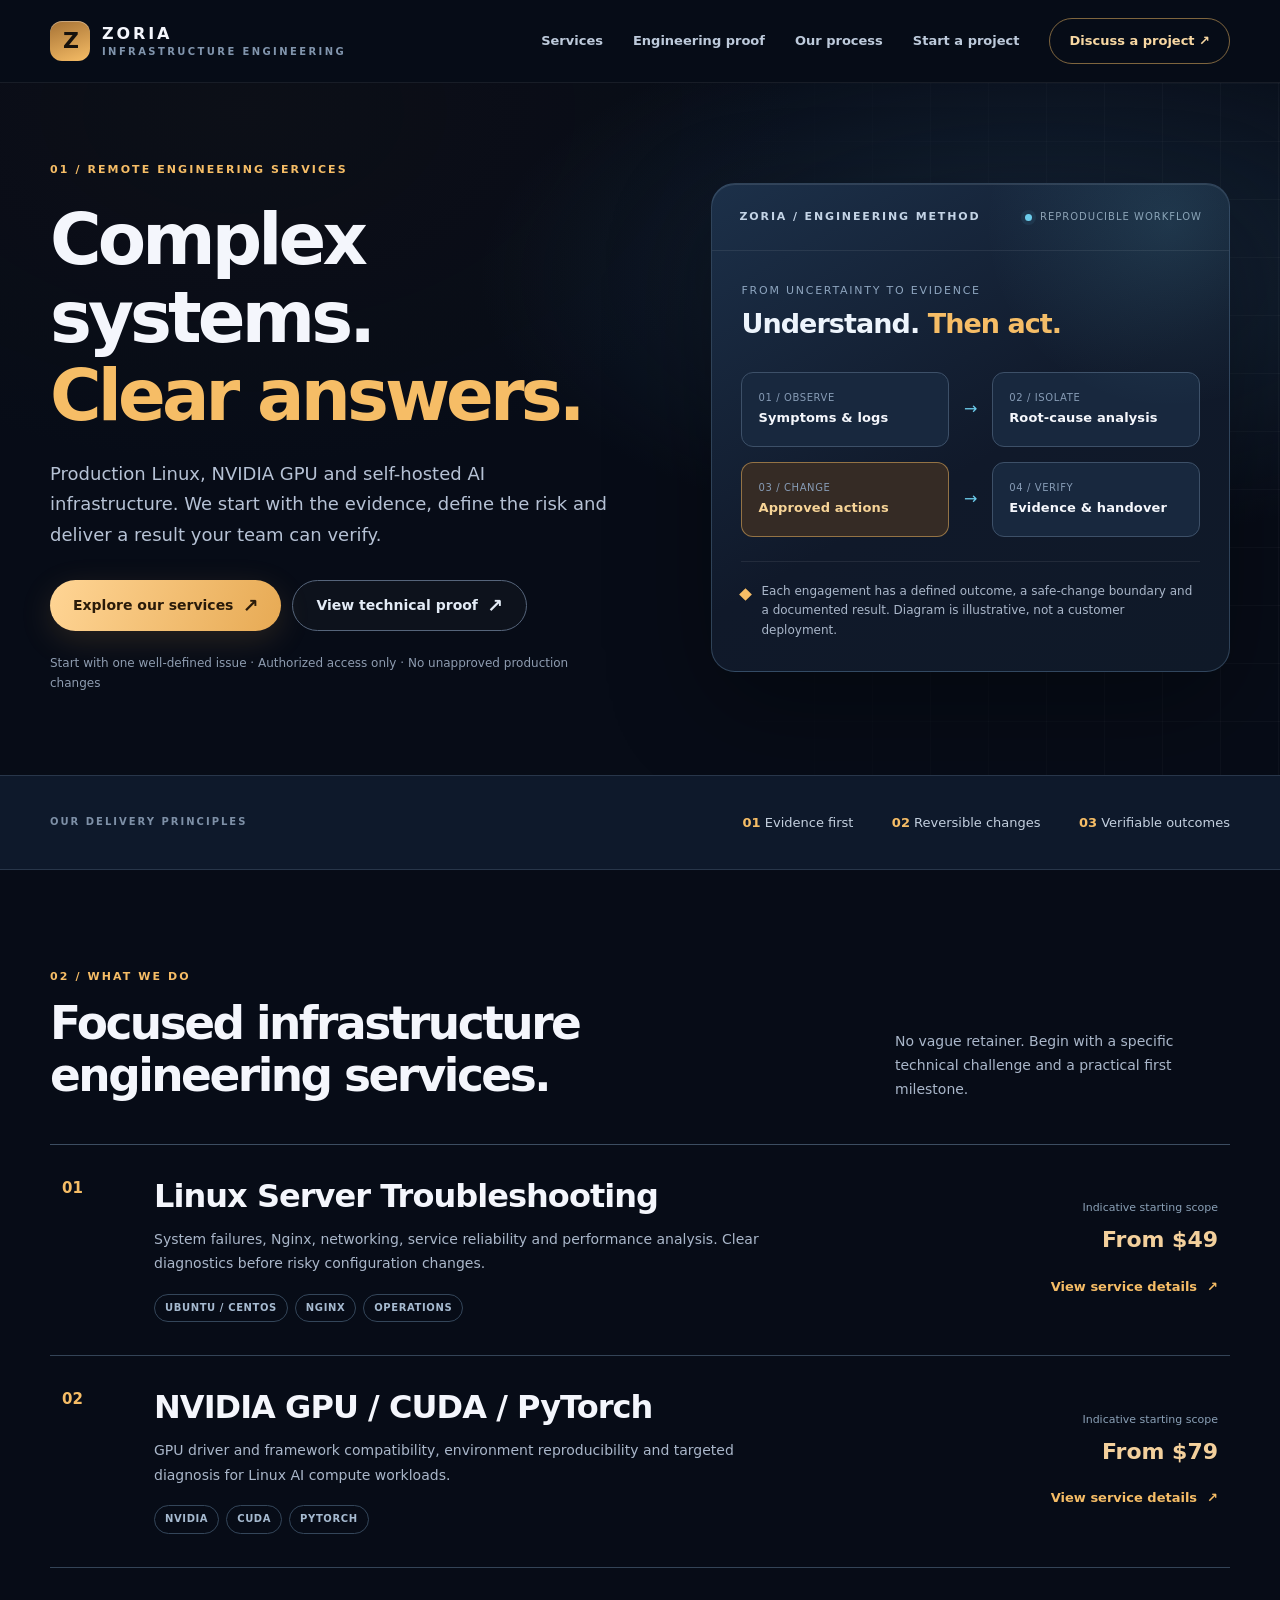
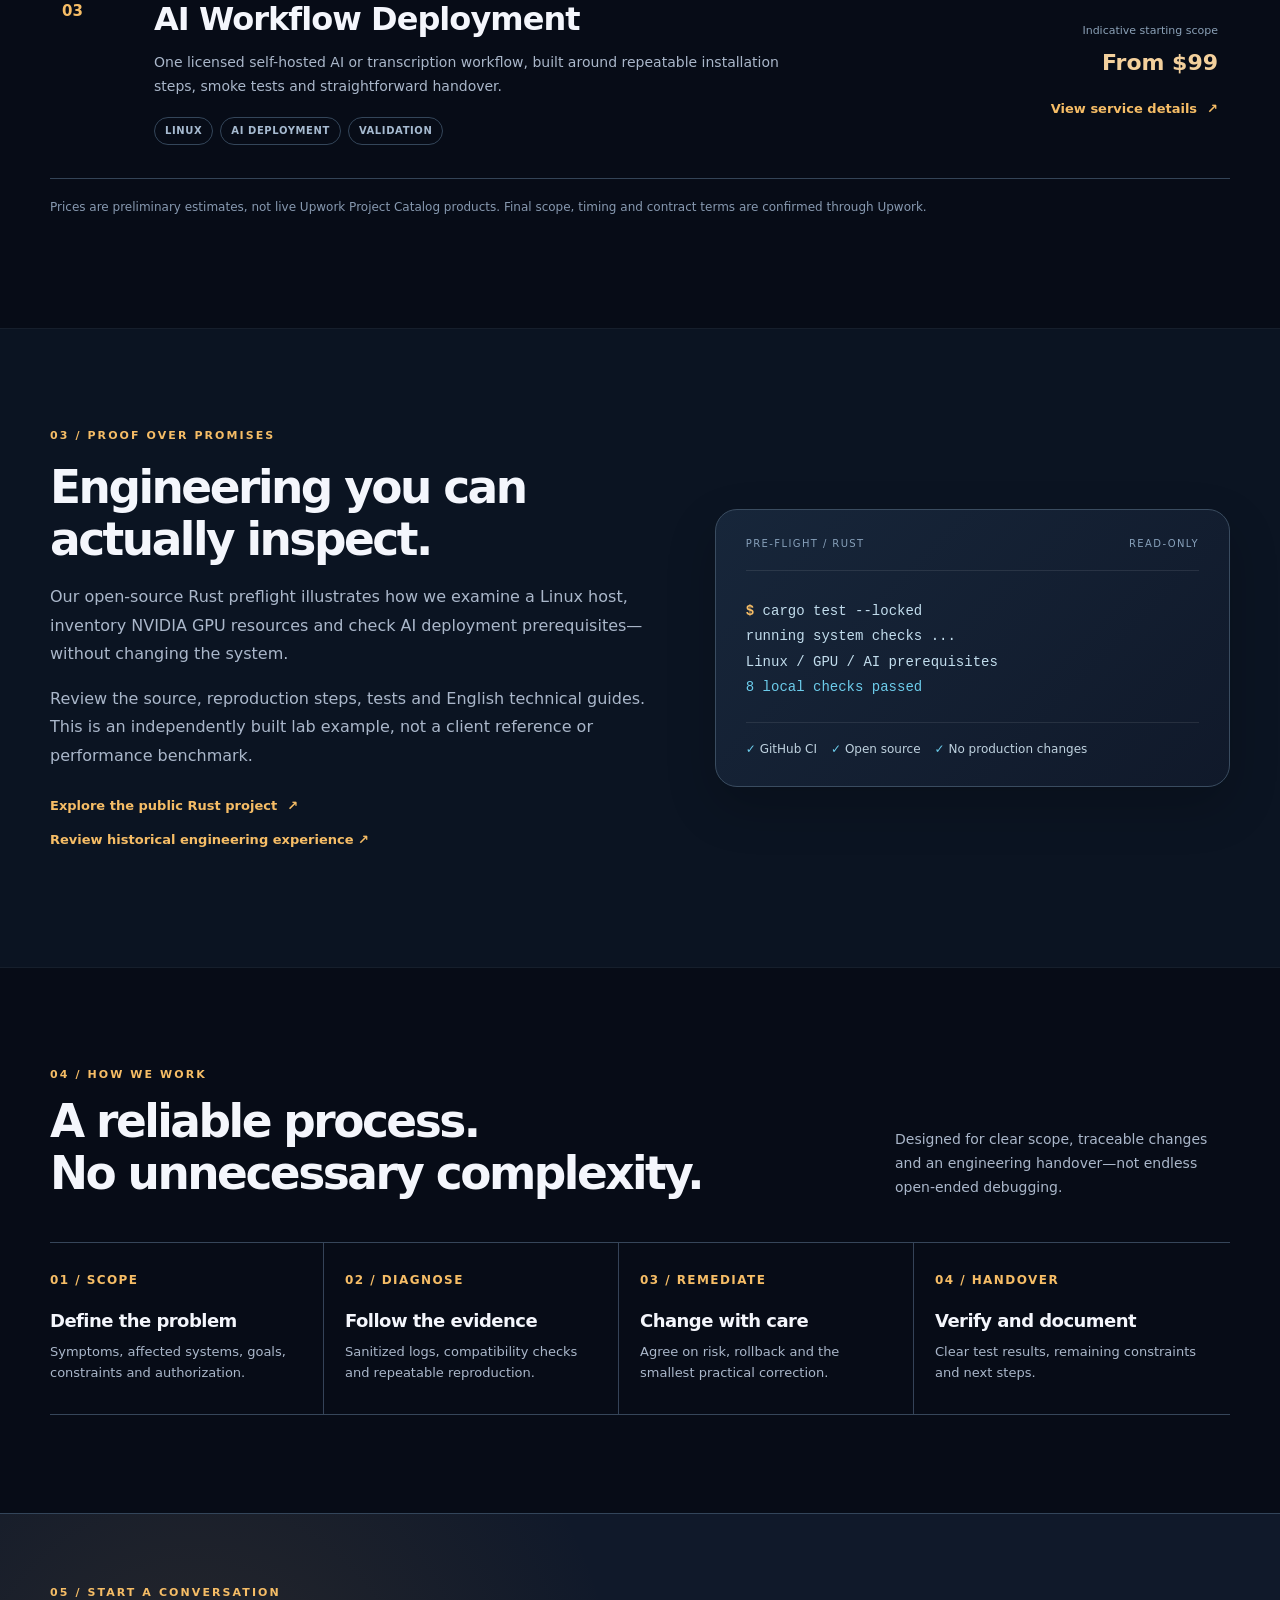
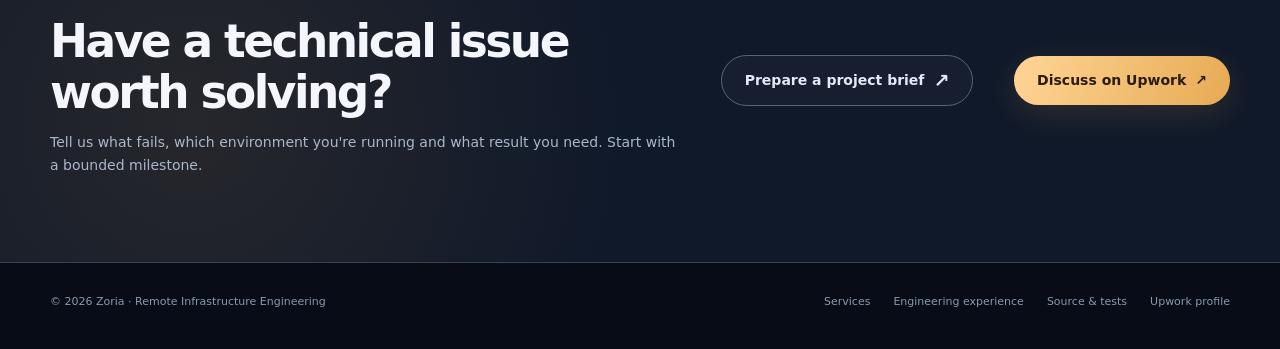
<file: docs/index.html>
<!doctype html>
<html lang="en">
<head>
<meta charset="utf-8">
<meta name="viewport" content="width=device-width, initial-scale=1">
<title>Linux, GPU & AI Infrastructure Engineering | Zoria</title>
<meta name="description" content="Production-minded Linux troubleshooting, NVIDIA GPU environment diagnostics, and reproducible AI deployment. Technical evidence, clear scope, safe changes.">
<meta name="theme-color" content="#070c17">
<link rel="canonical" href="https://star8592.github.io/zoria-infra-preflight/">
<meta name="robots" content="index,follow">
<meta property="og:type" content="website">
<meta property="og:title" content="Zoria | Engineering infrastructure you can trust">
<meta property="og:description" content="Linux systems. NVIDIA GPU environments. Reproducible AI operations. Start with one scoped technical issue.">
<meta property="og:url" content="https://star8592.github.io/zoria-infra-preflight/">
<link rel="stylesheet" href="assets/site-v2.css">
</head>
<body>
<header class="site-top">
 <div class="wrap topline">
  <a class="brand" href="./" aria-label="Zoria Engineering home">
    <span class="brandmark" aria-hidden="true">Z</span>
    <span>ZORIA <span class="submark">INFRASTRUCTURE ENGINEERING</span></span>
  </a>
  <nav class="toplinks" aria-label="Primary">
   <a href="#services">Services</a><a href="#evidence">Engineering proof</a><a href="#approach">Our process</a><a href="start/">Start a project</a>
   <a class="nav-cta" href="https://www.upwork.com/freelancers/~013b7a3a7443455b22" rel="noopener">Discuss a project ↗</a>
  </nav>
 </div>
</header>

<main>
 <section class="hero">
  <div class="wrap hero-inner">
   <div class="hero-copy">
    <div class="eyebrow">01 / Remote engineering services</div>
    <h1>Complex systems.<br><em>Clear answers.</em></h1>
    <p class="hero-lead">Production Linux, NVIDIA GPU and self-hosted AI infrastructure. We start with the evidence, define the risk and deliver a result your team can verify.</p>
    <div class="hero-actions">
     <a class="cta cta-primary" href="#services">Explore our services <span class="arrow" aria-hidden="true">↗</span></a>
     <a class="cta cta-ghost" href="https://github.com/star8592/zoria-infra-preflight" rel="noopener">View technical proof <span class="arrow" aria-hidden="true">↗</span></a>
    </div>
    <p class="hero-footnote">Start with one well-defined issue · Authorized access only · No unapproved production changes</p>
   </div>
   <div class="diagram" role="img" aria-label="Illustrative engineering process: detect and isolate issues, verify a safe change, and hand over a clear result">
    <div class="diag-top"><strong>ZORIA / ENGINEERING METHOD</strong><span class="state"><i></i> REPRODUCIBLE WORKFLOW</span></div>
    <div class="diag-body">
      <div class="diag-intro">from uncertainty to evidence</div>
      <div class="diag-head">Understand. <span>Then act.</span></div>
      <div class="flowline"><div class="flow-block"><small>01 / OBSERVE</small><b>Symptoms &amp; logs</b></div><span class="flow-connector" aria-hidden="true">→</span><div class="flow-block"><small>02 / ISOLATE</small><b>Root-cause analysis</b></div></div>
      <div class="flowline"><div class="flow-block primary"><small>03 / CHANGE</small><b>Approved actions</b></div><span class="flow-connector" aria-hidden="true">→</span><div class="flow-block"><small>04 / VERIFY</small><b>Evidence &amp; handover</b></div></div>
      <div class="diag-note"><span class="tiny-square" aria-hidden="true"></span><p>Each engagement has a defined outcome, a safe-change boundary and a documented result. Diagram is illustrative, not a customer deployment.</p></div>
    </div>
   </div>
  </div>
 </section>
 <div class="proof-strip">
  <div class="wrap proof-inner">
   <div class="proof-label">Our delivery principles</div>
   <div class="proof-facts"><span><b>01</b> Evidence first</span><span><b>02</b> Reversible changes</span><span><b>03</b> Verifiable outcomes</span></div>
  </div>
 </div>

 <section id="services" class="section">
  <div class="wrap">
   <div class="section-heading">
    <div><div class="eyebrow">02 / What we do</div><h2>Focused infrastructure<br>engineering services.</h2></div>
    <p class="intro">No vague retainer. Begin with a specific technical challenge and a practical first milestone.</p>
   </div>
   <div class="services-list">
    <article class="service-row">
      <span class="service-index">01</span>
      <div class="service-main"><h3>Linux Server Troubleshooting</h3><p>System failures, Nginx, networking, service reliability and performance analysis. Clear diagnostics before risky configuration changes.</p><div class="chips"><span class="chip">Ubuntu / CentOS</span><span class="chip">Nginx</span><span class="chip">Operations</span></div></div>
      <div class="service-side"><small>Indicative starting scope</small><span class="service-price">From $49</span><a class="text-link" href="services/linux/">View service details <span aria-hidden="true">↗</span></a></div>
    </article>
    <article class="service-row">
      <span class="service-index">02</span>
      <div class="service-main"><h3>NVIDIA GPU / CUDA / PyTorch</h3><p>GPU driver and framework compatibility, environment reproducibility and targeted diagnosis for Linux AI compute workloads.</p><div class="chips"><span class="chip">NVIDIA</span><span class="chip">CUDA</span><span class="chip">PyTorch</span></div></div>
      <div class="service-side"><small>Indicative starting scope</small><span class="service-price">From $79</span><a class="text-link" href="services/gpu/">View service details <span aria-hidden="true">↗</span></a></div>
    </article>
    <article class="service-row">
      <span class="service-index">03</span>
      <div class="service-main"><h3>AI Workflow Deployment</h3><p>One licensed self-hosted AI or transcription workflow, built around repeatable installation steps, smoke tests and straightforward handover.</p><div class="chips"><span class="chip">Linux</span><span class="chip">AI Deployment</span><span class="chip">Validation</span></div></div>
      <div class="service-side"><small>Indicative starting scope</small><span class="service-price">From $99</span><a class="text-link" href="services/ai/">View service details <span aria-hidden="true">↗</span></a></div>
    </article>
   </div>
   <p class="fine">Prices are preliminary estimates, not live Upwork Project Catalog products. Final scope, timing and contract terms are confirmed through Upwork.</p>
  </div>
 </section>

 <section id="evidence" class="section section-alt">
  <div class="wrap two-panel">
    <div class="proof-copy"><div class="eyebrow">03 / Proof over promises</div><h2>Engineering you can<br>actually inspect.</h2><p>Our open-source Rust preflight illustrates how we examine a Linux host, inventory NVIDIA GPU resources and check AI deployment prerequisites—without changing the system.</p><p>Review the source, reproduction steps, tests and English technical guides. This is an independently built lab example, not a client reference or performance benchmark.</p><a class="text-link" href="https://github.com/star8592/zoria-infra-preflight" rel="noopener">Explore the public Rust project <span aria-hidden="true">↗</span></a><p><a class="text-link" href="experience/">Review historical engineering experience ↗</a></p></div>
    <div class="proof-panel" aria-label="Example of our read-only Rust command and technical verification">
      <div class="panel-top"><span>PRE-FLIGHT / RUST</span><span>READ-ONLY</span></div>
      <div class="command"><div><strong>$</strong> cargo test --locked</div><div>running system checks ...</div><div>Linux / GPU / AI prerequisites</div><div style="color:#6ccceb">8 local checks passed</div></div>
      <div class="result"><span><b>✓</b> GitHub CI</span><span><b>✓</b> Open source</span><span><b>✓</b> No production changes</span></div>
    </div>
  </div>
 </section>

 <section id="approach" class="section">
   <div class="wrap">
     <div class="section-heading"><div><div class="eyebrow">04 / How we work</div><h2>A reliable process.<br>No unnecessary complexity.</h2></div><p class="intro">Designed for clear scope, traceable changes and an engineering handover—not endless open-ended debugging.</p></div>
     <div class="method-grid">
       <div class="method-step"><div class="method-num">01 / SCOPE</div><h3>Define the problem</h3><p>Symptoms, affected systems, goals, constraints and authorization.</p></div>
       <div class="method-step"><div class="method-num">02 / DIAGNOSE</div><h3>Follow the evidence</h3><p>Sanitized logs, compatibility checks and repeatable reproduction.</p></div>
       <div class="method-step"><div class="method-num">03 / REMEDIATE</div><h3>Change with care</h3><p>Agree on risk, rollback and the smallest practical correction.</p></div>
       <div class="method-step"><div class="method-num">04 / HANDOVER</div><h3>Verify and document</h3><p>Clear test results, remaining constraints and next steps.</p></div>
     </div>
   </div>
 </section>
 <section class="final-cta">
  <div class="wrap inner">
   <div><div class="eyebrow">05 / Start a conversation</div><h2>Have a technical issue<br>worth solving?</h2><p>Tell us what fails, which environment you're running and what result you need. Start with a bounded milestone.</p></div>
   <a class="cta cta-ghost" href="start/">Prepare a project brief <span class="arrow" aria-hidden="true">↗</span></a>
   <a class="cta cta-primary" href="https://www.upwork.com/freelancers/~013b7a3a7443455b22" rel="noopener">Discuss on Upwork <span aria-hidden="true">↗</span></a>
  </div>
 </section>
</main>
<footer><div class="wrap foot"><span>© 2026 Zoria · Remote Infrastructure Engineering</span><div class="footlinks"><a href="#services">Services</a><a href="experience/">Engineering experience</a><a href="https://github.com/star8592/zoria-infra-preflight">Source &amp; tests</a><a href="https://www.upwork.com/freelancers/~013b7a3a7443455b22">Upwork profile</a></div></div></footer>
</body>
</html>
</file>
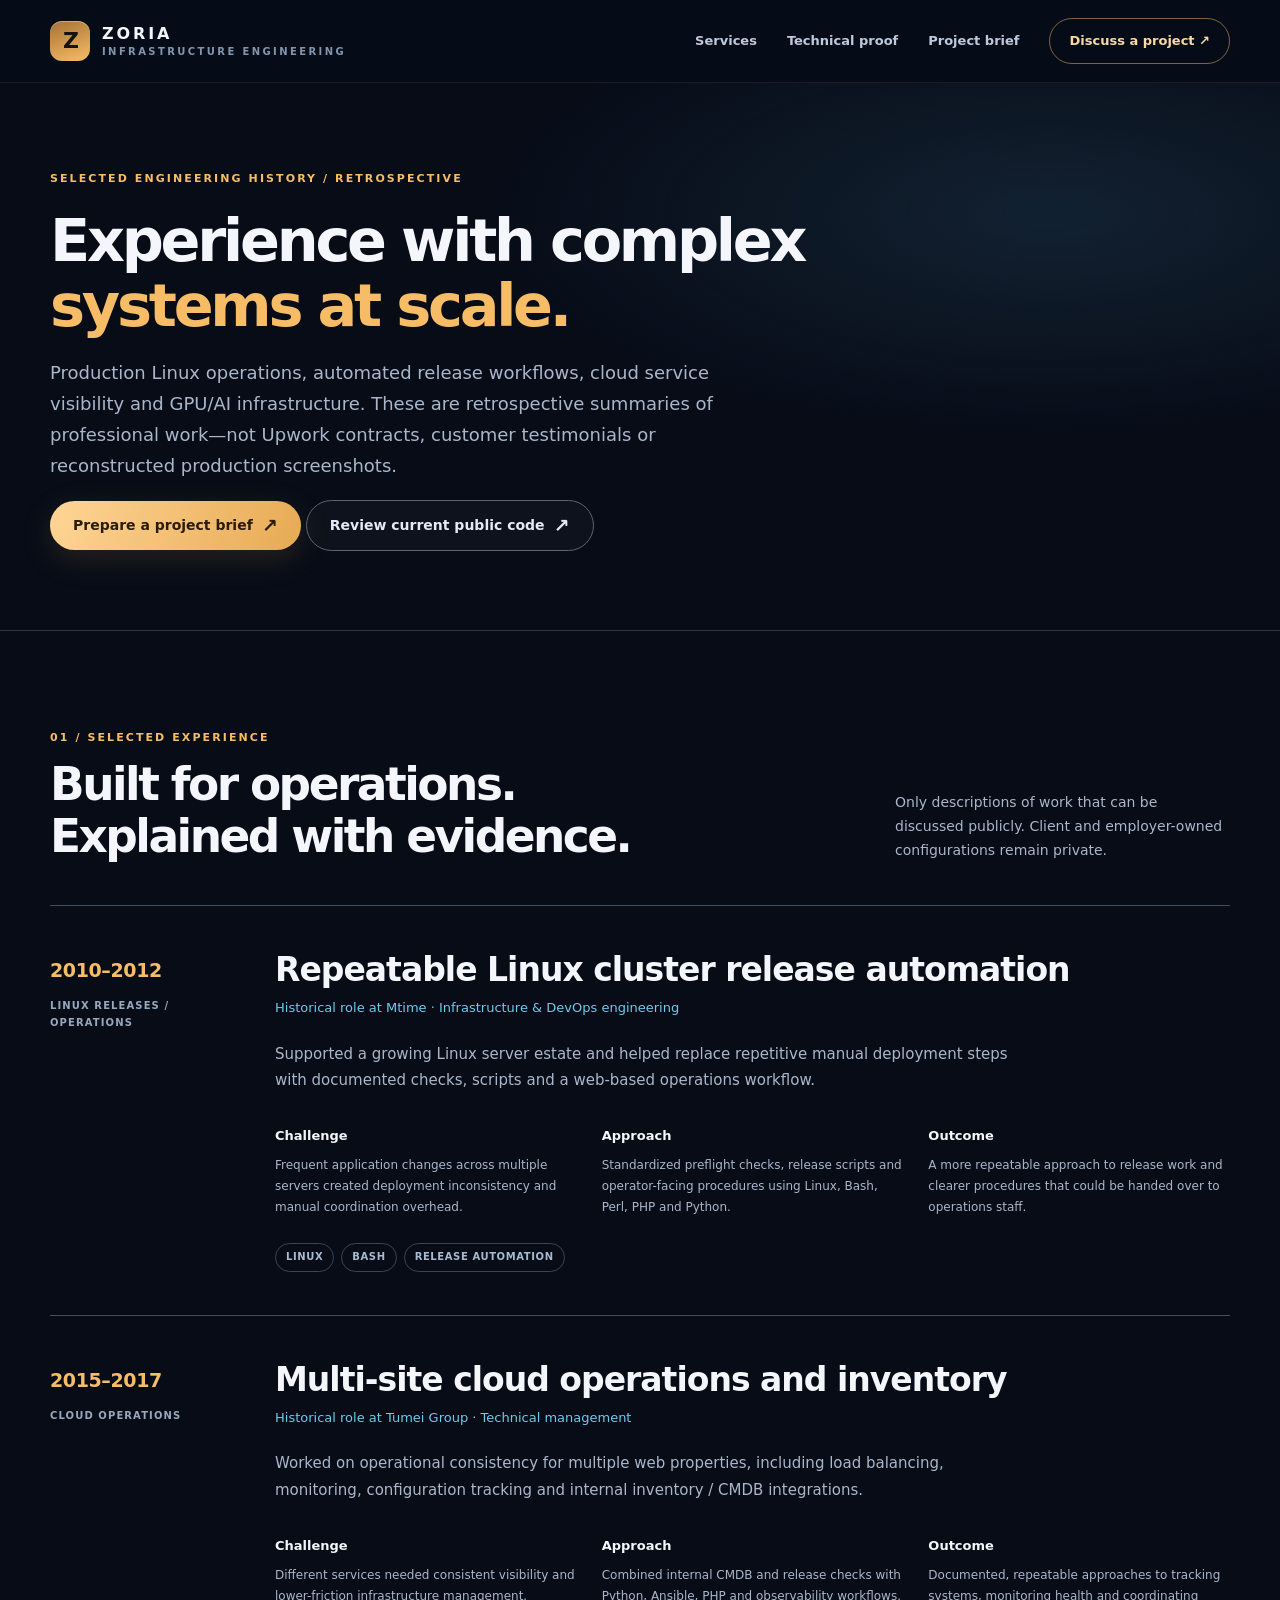
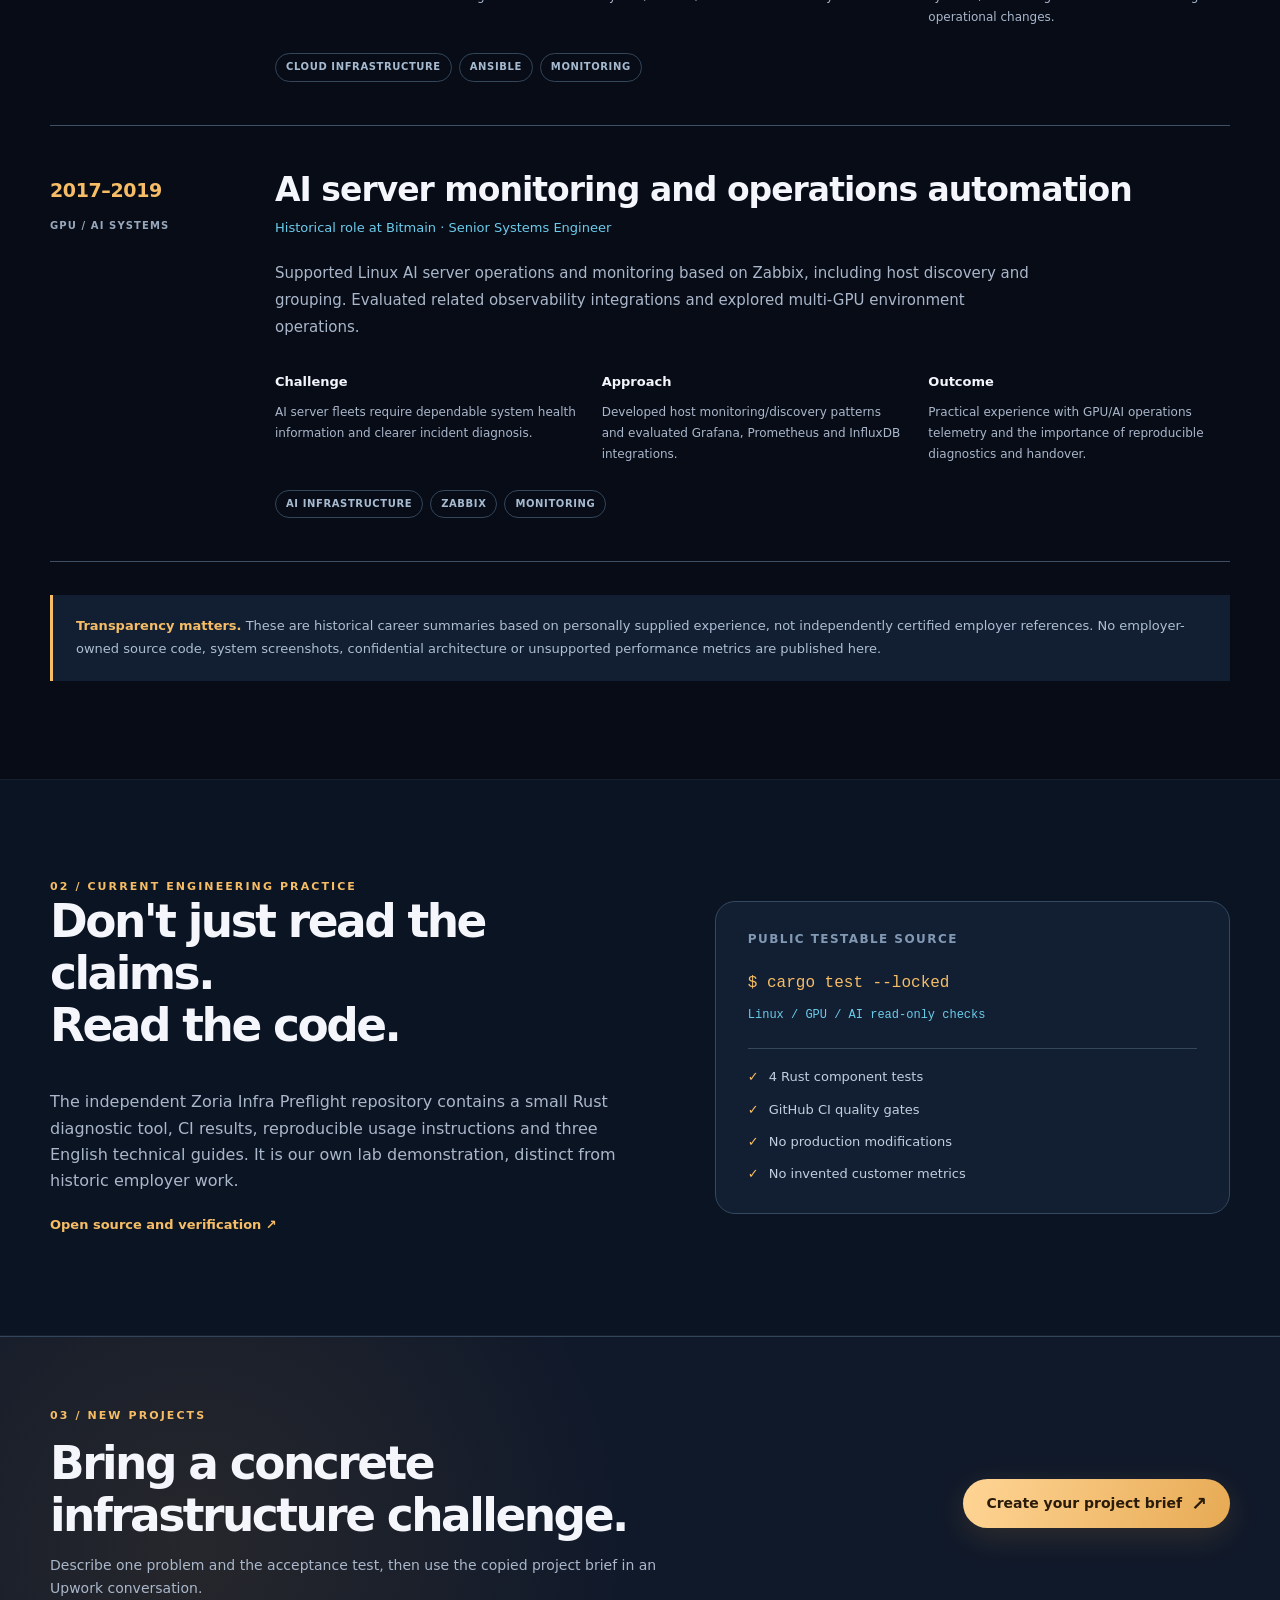
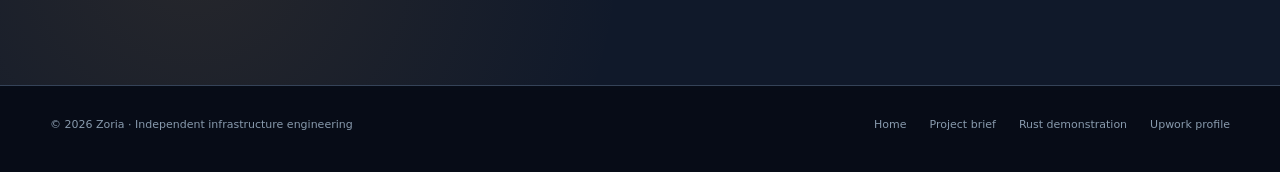
<file: docs/experience/index.html>
<!doctype html>
<html lang="en"><head><meta charset="utf-8"><meta name="viewport" content="width=device-width,initial-scale=1">
<title>Engineering Experience | Linux, GPU & Cloud Operations | Zoria</title>
<meta name="description" content="Historical experience in Linux release automation, AI server monitoring and multi-site cloud operations, plus an independently verifiable Rust infrastructure demo.">
<meta name="theme-color" content="#070c17"><meta name="robots" content="index,follow">
<link rel="canonical" href="https://star8592.github.io/zoria-infra-preflight/experience/">
<meta property="og:type" content="website"><meta property="og:title" content="Engineering experience | Zoria">
<meta property="og:description" content="Real infrastructure engineering background, explained without confidential materials or invented performance metrics.">
<meta property="og:url" content="https://star8592.github.io/zoria-infra-preflight/experience/">
<link rel="stylesheet" href="../assets/site-v2.css"></head>
<body>
<header class="site-top"><div class="wrap topline"><a class="brand" href="../"><span class="brandmark" aria-hidden="true">Z</span><span>ZORIA<span class="submark">INFRASTRUCTURE ENGINEERING</span></span></a>
<nav class="toplinks" aria-label="Primary"><a href="../#services">Services</a><a href="../#evidence">Technical proof</a><a href="../start/">Project brief</a><a class="nav-cta" href="https://www.upwork.com/freelancers/~013b7a3a7443455b22" rel="noopener">Discuss a project ↗</a></nav></div></header>
<main>
<section class="detail-hero"><div class="wrap"><div class="eyebrow">Selected engineering history / retrospective</div><h1 class="experience-h1">Experience with complex<br><em>systems at scale.</em></h1>
<p class="detail-intro">Production Linux operations, automated release workflows, cloud service visibility and GPU/AI infrastructure. These are retrospective summaries of professional work—not Upwork contracts, customer testimonials or reconstructed production screenshots.</p>
<a class="cta cta-primary" href="../start/">Prepare a project brief <span aria-hidden="true" class="arrow">↗</span></a>
<a class="cta cta-ghost" href="https://github.com/star8592/zoria-infra-preflight" rel="noopener">Review current public code <span aria-hidden="true" class="arrow">↗</span></a>
</div></section>
<section class="section"><div class="wrap">
<div class="section-heading"><div><div class="eyebrow">01 / Selected experience</div><h2>Built for operations.<br>Explained with evidence.</h2></div><p class="intro">Only descriptions of work that can be discussed publicly. Client and employer-owned configurations remain private.</p></div>
<div class="experience-list">
<article class="experience-entry">
<div class="experience-meta"><span class="experience-year">2010–2012</span><span class="experience-type">LINUX RELEASES / OPERATIONS</span></div>
<div class="experience-body"><h3>Repeatable Linux cluster release automation</h3><p class="experience-organization">Historical role at Mtime · Infrastructure &amp; DevOps engineering</p>
<p>Supported a growing Linux server estate and helped replace repetitive manual deployment steps with documented checks, scripts and a web-based operations workflow.</p>
<div class="experience-detail"><div><strong>Challenge</strong><p>Frequent application changes across multiple servers created deployment inconsistency and manual coordination overhead.</p></div><div><strong>Approach</strong><p>Standardized preflight checks, release scripts and operator-facing procedures using Linux, Bash, Perl, PHP and Python.</p></div><div><strong>Outcome</strong><p>A more repeatable approach to release work and clearer procedures that could be handed over to operations staff.</p></div></div>
<div class="chips"><span class="chip">Linux</span><span class="chip">Bash</span><span class="chip">Release automation</span></div></div>
</article>
<article class="experience-entry">
<div class="experience-meta"><span class="experience-year">2015–2017</span><span class="experience-type">CLOUD OPERATIONS</span></div>
<div class="experience-body"><h3>Multi-site cloud operations and inventory</h3><p class="experience-organization">Historical role at Tumei Group · Technical management</p>
<p>Worked on operational consistency for multiple web properties, including load balancing, monitoring, configuration tracking and internal inventory / CMDB integrations.</p>
<div class="experience-detail"><div><strong>Challenge</strong><p>Different services needed consistent visibility and lower-friction infrastructure management.</p></div><div><strong>Approach</strong><p>Combined internal CMDB and release checks with Python, Ansible, PHP and observability workflows.</p></div><div><strong>Outcome</strong><p>Documented, repeatable approaches to tracking systems, monitoring health and coordinating operational changes.</p></div></div>
<div class="chips"><span class="chip">Cloud infrastructure</span><span class="chip">Ansible</span><span class="chip">Monitoring</span></div></div>
</article>
<article class="experience-entry">
<div class="experience-meta"><span class="experience-year">2017–2019</span><span class="experience-type">GPU / AI SYSTEMS</span></div>
<div class="experience-body"><h3>AI server monitoring and operations automation</h3><p class="experience-organization">Historical role at Bitmain · Senior Systems Engineer</p>
<p>Supported Linux AI server operations and monitoring based on Zabbix, including host discovery and grouping. Evaluated related observability integrations and explored multi-GPU environment operations.</p>
<div class="experience-detail"><div><strong>Challenge</strong><p>AI server fleets require dependable system health information and clearer incident diagnosis.</p></div><div><strong>Approach</strong><p>Developed host monitoring/discovery patterns and evaluated Grafana, Prometheus and InfluxDB integrations.</p></div><div><strong>Outcome</strong><p>Practical experience with GPU/AI operations telemetry and the importance of reproducible diagnostics and handover.</p></div></div>
<div class="chips"><span class="chip">AI infrastructure</span><span class="chip">Zabbix</span><span class="chip">Monitoring</span></div></div>
</article>
</div>
<div class="experience-disclosure"><strong>Transparency matters.</strong> These are historical career summaries based on personally supplied experience, not independently certified employer references. No employer-owned source code, system screenshots, confidential architecture or unsupported performance metrics are published here.</div>
</div></section>
<section class="section section-alt"><div class="wrap two-panel">
<div><div class="eyebrow">02 / Current engineering practice</div><h2>Don't just read the claims.<br>Read the code.</h2>
<p>The independent Zoria Infra Preflight repository contains a small Rust diagnostic tool, CI results, reproducible usage instructions and three English technical guides. It is our own lab demonstration, distinct from historic employer work.</p>
<a class="text-link" href="https://github.com/star8592/zoria-infra-preflight" rel="noopener">Open source and verification ↗</a></div>
<div class="experience-proof">
<div class="label">PUBLIC TESTABLE SOURCE</div><div class="proof-code">$ cargo test --locked<br><span>Linux / GPU / AI read-only checks</span></div>
<ul><li>4 Rust component tests</li><li>GitHub CI quality gates</li><li>No production modifications</li><li>No invented customer metrics</li></ul></div>
</div></section>
<section class="final-cta"><div class="wrap inner"><div><div class="eyebrow">03 / New projects</div><h2>Bring a concrete infrastructure challenge.</h2><p>Describe one problem and the acceptance test, then use the copied project brief in an Upwork conversation.</p></div><a class="cta cta-primary" href="../start/">Create your project brief <span class="arrow" aria-hidden="true">↗</span></a></div></section>
</main>
<footer><div class="wrap foot"><span>© 2026 Zoria · Independent infrastructure engineering</span><div class="footlinks"><a href="../">Home</a><a href="../start/">Project brief</a><a href="https://github.com/star8592/zoria-infra-preflight">Rust demonstration</a><a href="https://www.upwork.com/freelancers/~013b7a3a7443455b22">Upwork profile</a></div></div></footer>
</body></html>
</file>
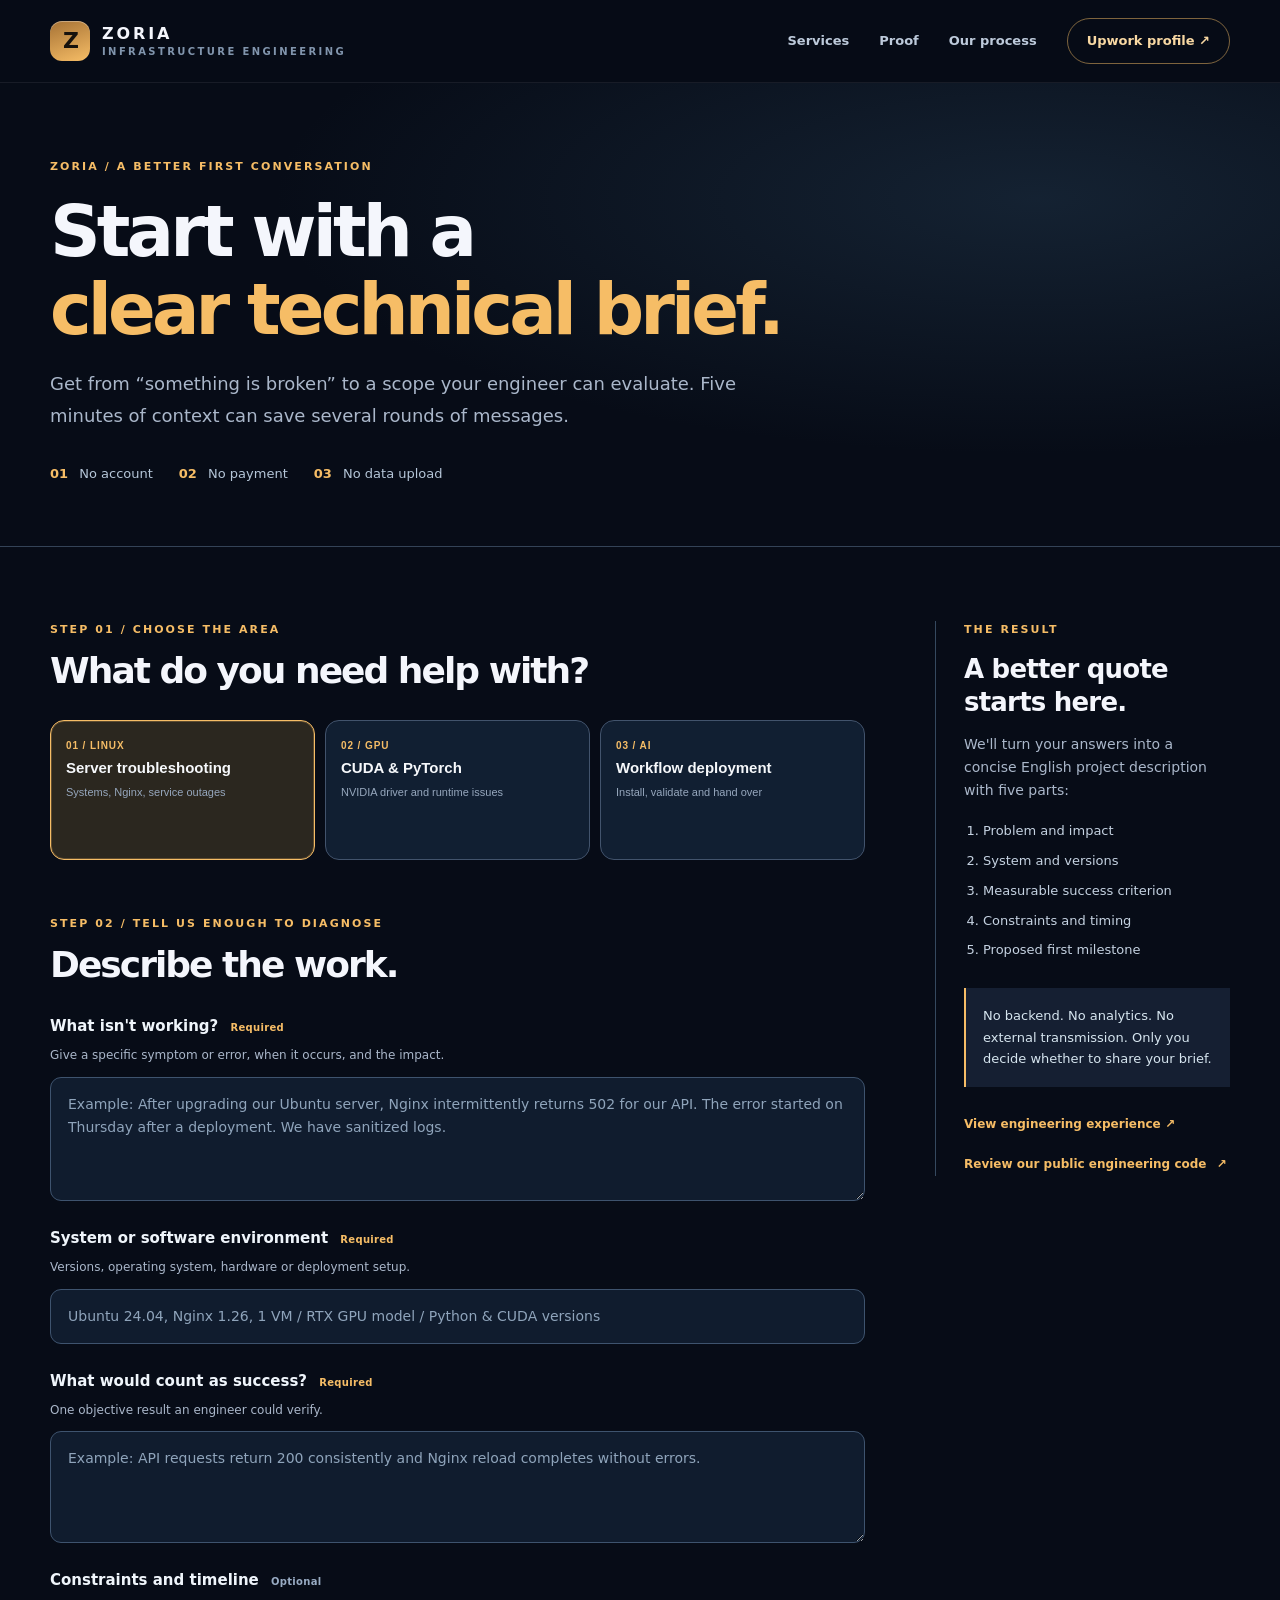
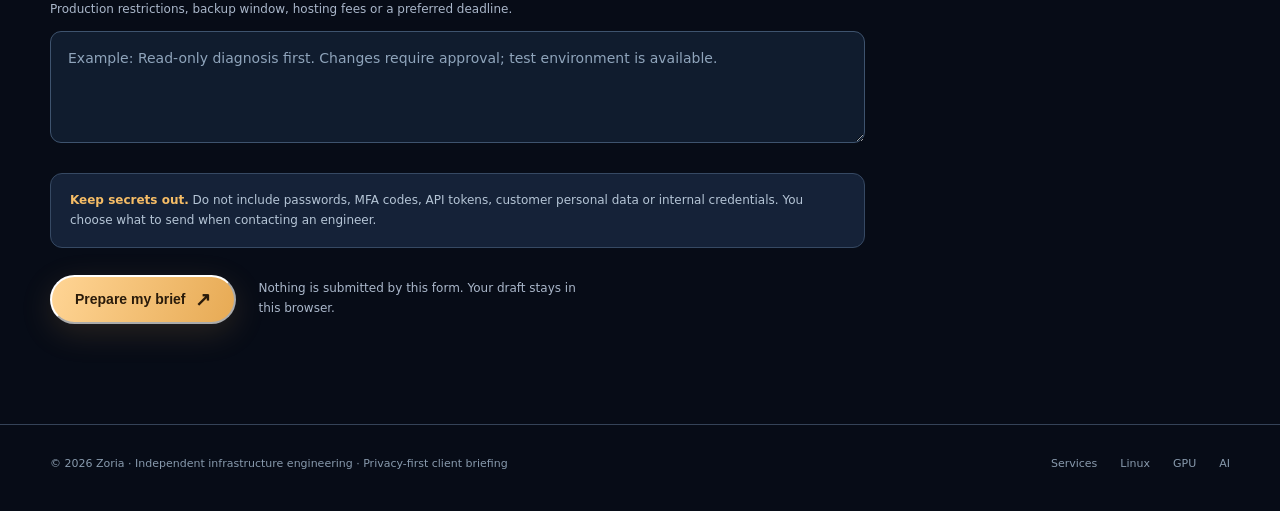
<file: docs/start/index.html>
<!doctype html>
<html lang="en"><head>
<meta charset="utf-8"><meta name="viewport" content="width=device-width,initial-scale=1">
<title>Prepare a Linux, GPU or AI Engineering Project Brief | Zoria</title>
<meta name="description" content="Turn a Linux server issue, NVIDIA GPU error or AI deployment request into a clear scope and technical project brief. Free, private and no account needed.">
<meta name="theme-color" content="#070c17">
<meta name="robots" content="index,follow">
<link rel="canonical" href="https://star8592.github.io/zoria-infra-preflight/start/">
<meta property="og:type" content="website"><meta property="og:title" content="Start with a clear technical problem | Zoria">
<meta property="og:description" content="Describe your Linux, GPU or AI issue and prepare a structured brief without sharing data with our server.">
<meta property="og:url" content="https://star8592.github.io/zoria-infra-preflight/start/">
<link rel="stylesheet" href="../assets/site-v2.css">
<link rel="stylesheet" href="../assets/brief.css">
<script defer src="../assets/brief.js"></script>
<script defer src="../assets/brief-page.js"></script>
</head><body>
<header class="site-top"><div class="wrap topline">
<a class="brand" href="../"><span class="brandmark" aria-hidden="true">Z</span><span>ZORIA<span class="submark">INFRASTRUCTURE ENGINEERING</span></span></a>
<nav class="toplinks" aria-label="Primary"><a href="../#services">Services</a><a href="../#evidence">Proof</a><a href="../#approach">Our process</a><a class="nav-cta" href="https://www.upwork.com/freelancers/~013b7a3a7443455b22" rel="noopener">Upwork profile ↗</a></nav>
</div></header>
<main>
<section class="brief-hero"><div class="wrap"><div class="eyebrow">Zoria / A better first conversation</div>
<h1>Start with a<br><em>clear technical brief.</em></h1>
<p class="brief-lead">Get from “something is broken” to a scope your engineer can evaluate. Five minutes of context can save several rounds of messages.</p>
<div class="brief-trust"><span><strong>01</strong> No account</span><span><strong>02</strong> No payment</span><span><strong>03</strong> No data upload</span></div>
</div></section>
<section class="brief-work"><div class="wrap brief-grid">
<form id="brief-form" class="brief-form" novalidate>
<div class="eyebrow">Step 01 / Choose the area</div>
<h2>What do you need help with?</h2>
<div class="brief-choices" role="group" aria-label="Choose a service">
<button type="button" data-select-service="linux" aria-pressed="true"><span class="choice-id">01 / LINUX</span><strong>Server troubleshooting</strong><small>Systems, Nginx, service outages</small></button>
<button type="button" data-select-service="gpu" aria-pressed="false"><span class="choice-id">02 / GPU</span><strong>CUDA &amp; PyTorch</strong><small>NVIDIA driver and runtime issues</small></button>
<button type="button" data-select-service="ai" aria-pressed="false"><span class="choice-id">03 / AI</span><strong>Workflow deployment</strong><small>Install, validate and hand over</small></button>
</div>
<label class="sr" for="service">Selected service</label>
<select id="service" name="service" class="sr" aria-label="Selected service"><option value="linux">Linux server diagnosis</option><option value="gpu">NVIDIA GPU / CUDA / PyTorch</option><option value="ai">AI workflow deployment</option></select>
<div class="brief-divider"><div class="eyebrow">Step 02 / Tell us enough to diagnose</div><h2>Describe the work.</h2></div>
<div class="field">
<label for="problem">What isn't working? <span class="req">Required</span></label>
<p>Give a specific symptom or error, when it occurs, and the impact.</p>
<textarea name="problem" id="problem" rows="4" maxlength="1800" placeholder="Example: After upgrading our Ubuntu server, Nginx intermittently returns 502 for our API. The error started on Thursday after a deployment. We have sanitized logs." required></textarea>
</div>
<div class="field">
<label for="environment">System or software environment <span class="req">Required</span></label>
<p>Versions, operating system, hardware or deployment setup.</p>
<input type="text" name="environment" id="environment" maxlength="900" placeholder="Ubuntu 24.04, Nginx 1.26, 1 VM / RTX GPU model / Python &amp; CUDA versions" required>
</div>
<div class="field">
<label for="outcome">What would count as success? <span class="req">Required</span></label>
<p>One objective result an engineer could verify.</p>
<textarea name="outcome" id="outcome" rows="3" maxlength="900" placeholder="Example: API requests return 200 consistently and Nginx reload completes without errors." required></textarea>
</div>
<div class="field">
<label for="constraints">Constraints and timeline <span class="optional">Optional</span></label>
<p>Production restrictions, backup window, hosting fees or a preferred deadline.</p>
<textarea name="constraints" id="constraints" rows="3" maxlength="900" placeholder="Example: Read-only diagnosis first. Changes require approval; test environment is available."></textarea>
</div>
<div class="brief-notice"><strong>Keep secrets out.</strong> Do not include passwords, MFA codes, API tokens, customer personal data or internal credentials. You choose what to send when contacting an engineer.</div>
<div class="brief-actions"><button class="cta cta-primary" type="submit">Prepare my brief <span class="arrow" aria-hidden="true">↗</span></button><p id="brief-status" aria-live="polite">Nothing is submitted by this form. Your draft stays in this browser.</p></div>
</form>
<aside class="brief-aside"><div class="aside-sticky">
<div class="eyebrow">The result</div><h3>A better quote starts here.</h3>
<p>We'll turn your answers into a concise English project description with five parts:</p>
<ol><li>Problem and impact</li><li>System and versions</li><li>Measurable success criterion</li><li>Constraints and timing</li><li>Proposed first milestone</li></ol>
<div class="aside-callout">No backend. No analytics. No external transmission. Only you decide whether to share your brief.</div>
<a class="text-link" href="../experience/">View engineering experience ↗</a><p></p><a class="text-link" href="https://github.com/star8592/zoria-infra-preflight">Review our public engineering code <span aria-hidden="true">↗</span></a>
</div></aside>
</div></section>
<section id="brief-result" class="brief-result" hidden><div class="wrap"><div class="eyebrow">Your prepared project brief</div><h2>Review, copy, and send.</h2>
<p>This is a draft, not a submitted job, contract or quotation. Confirm it contains no sensitive information.</p>
<label class="sr" for="brief-output">Your copy-ready technical project brief</label>
<textarea id="brief-output" rows="16" readonly spellcheck="false"></textarea>
<div class="result-actions"><button type="button" id="copy-brief" class="cta cta-primary">Copy project brief <span class="arrow" aria-hidden="true">↗</span></button>
<a href="https://www.upwork.com/freelancers/~013b7a3a7443455b22" class="cta cta-ghost" rel="noopener" target="_blank">Open Upwork profile ↗</a></div>
<p class="fine">Upwork may require you to sign in or complete account eligibility steps before sending. This page cannot submit messages or buy Connects.</p>
</div></section>
</main>
<footer><div class="wrap foot"><span>© 2026 Zoria · Independent infrastructure engineering · Privacy-first client briefing</span><div class="footlinks"><a href="../">Services</a><a href="../services/linux/">Linux</a><a href="../services/gpu/">GPU</a><a href="../services/ai/">AI</a></div></div></footer>
</body></html>
</file>
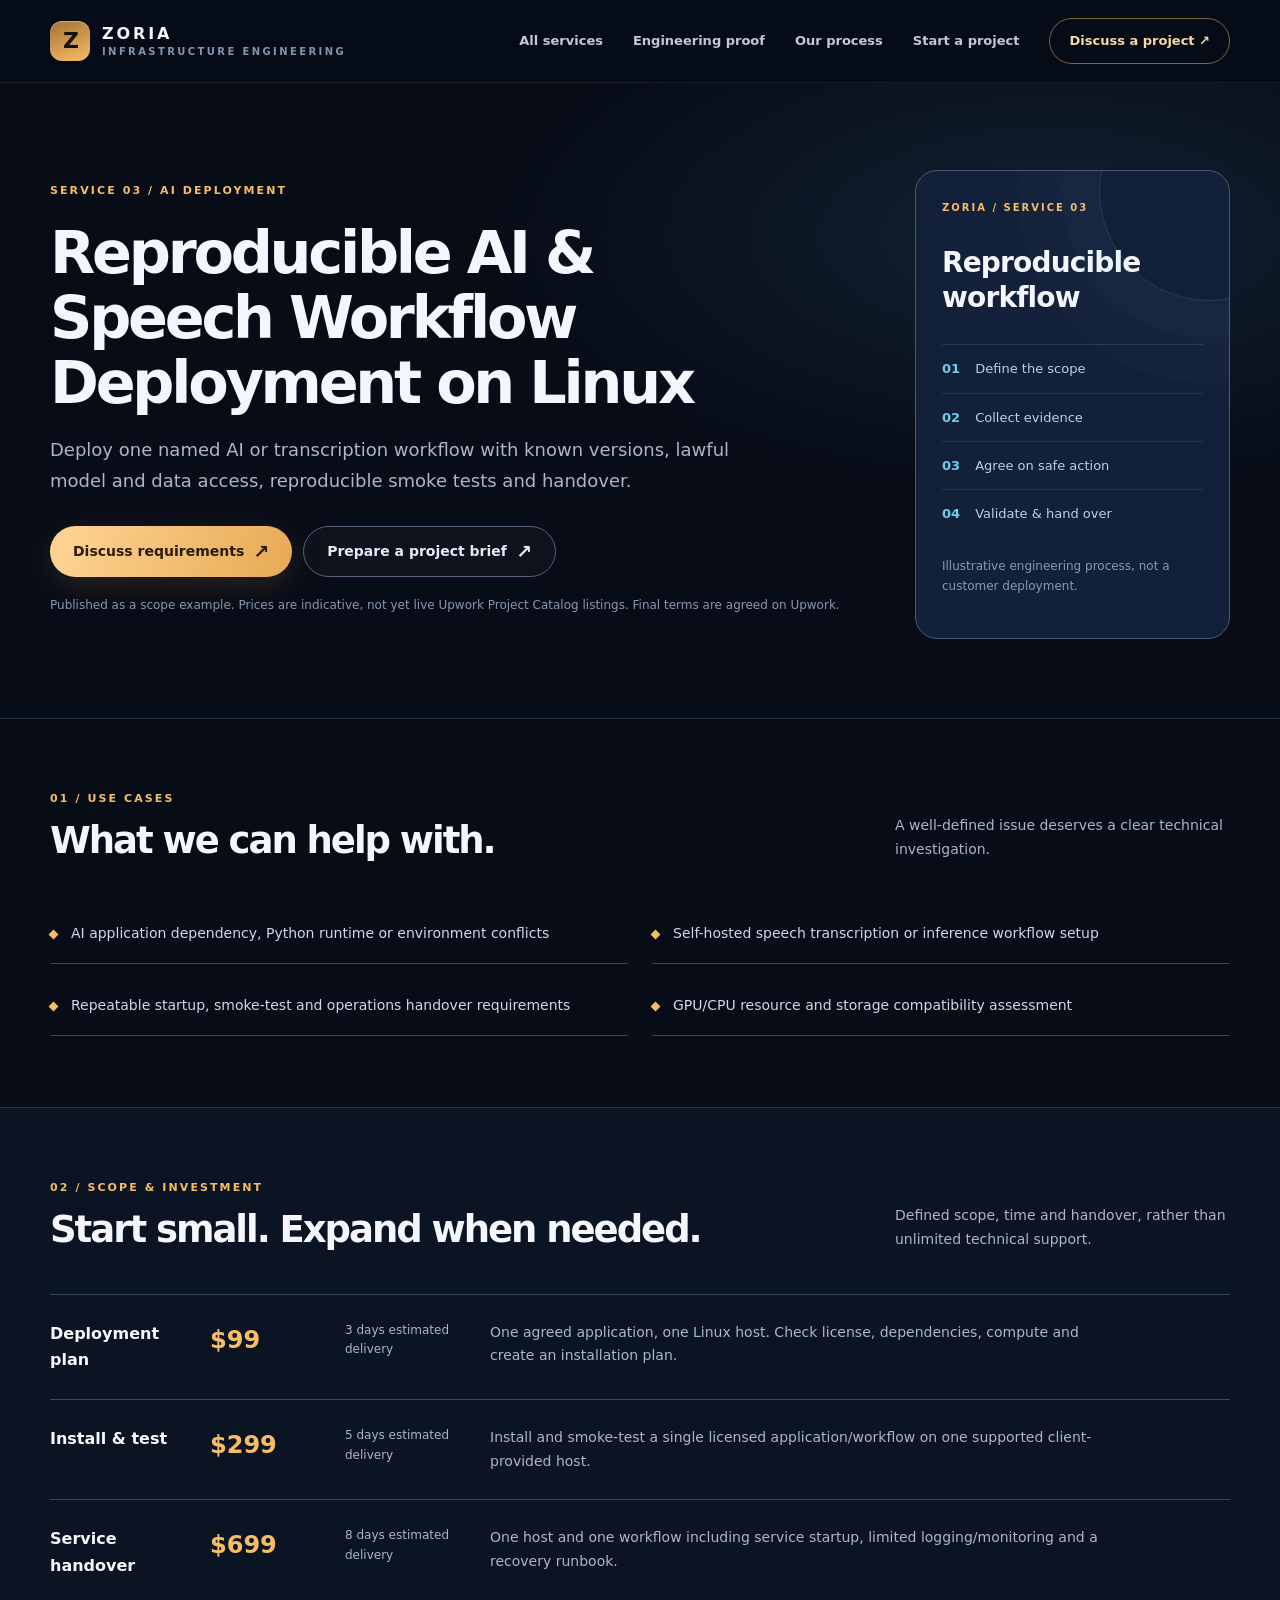
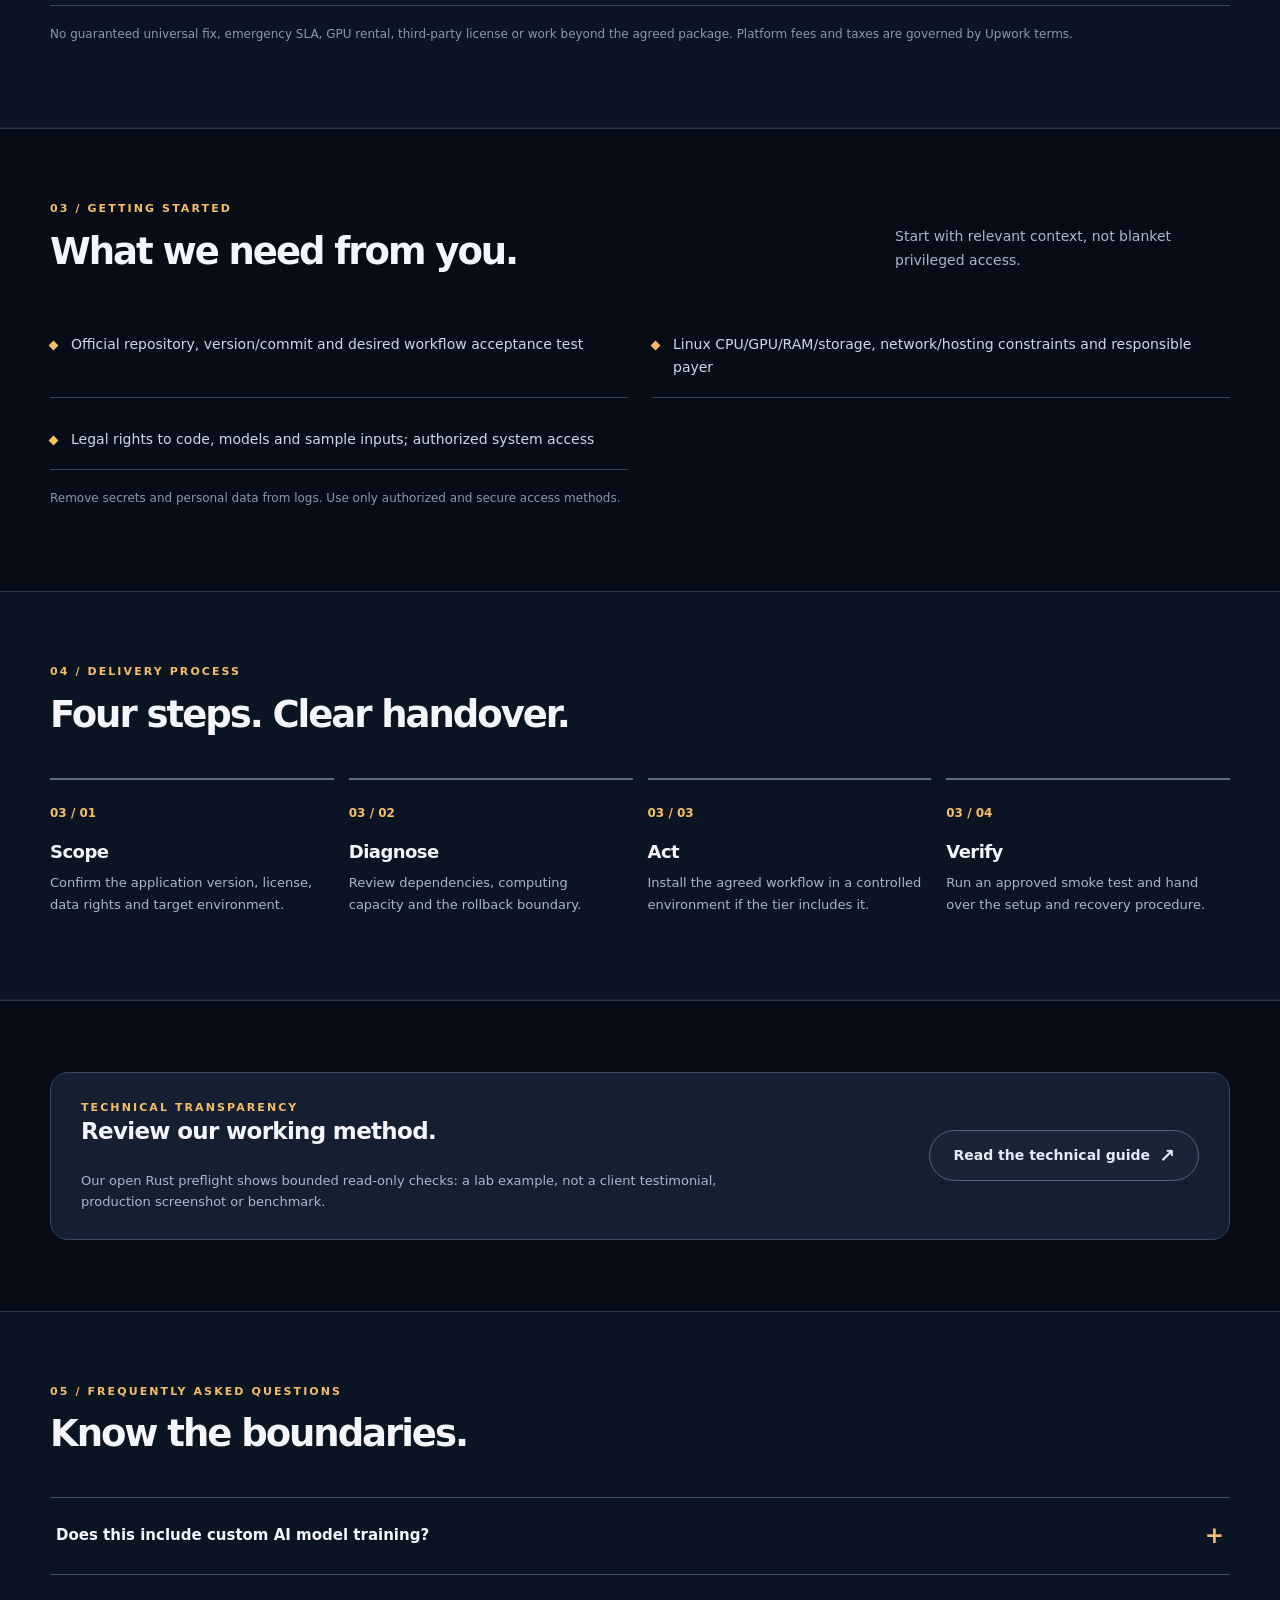
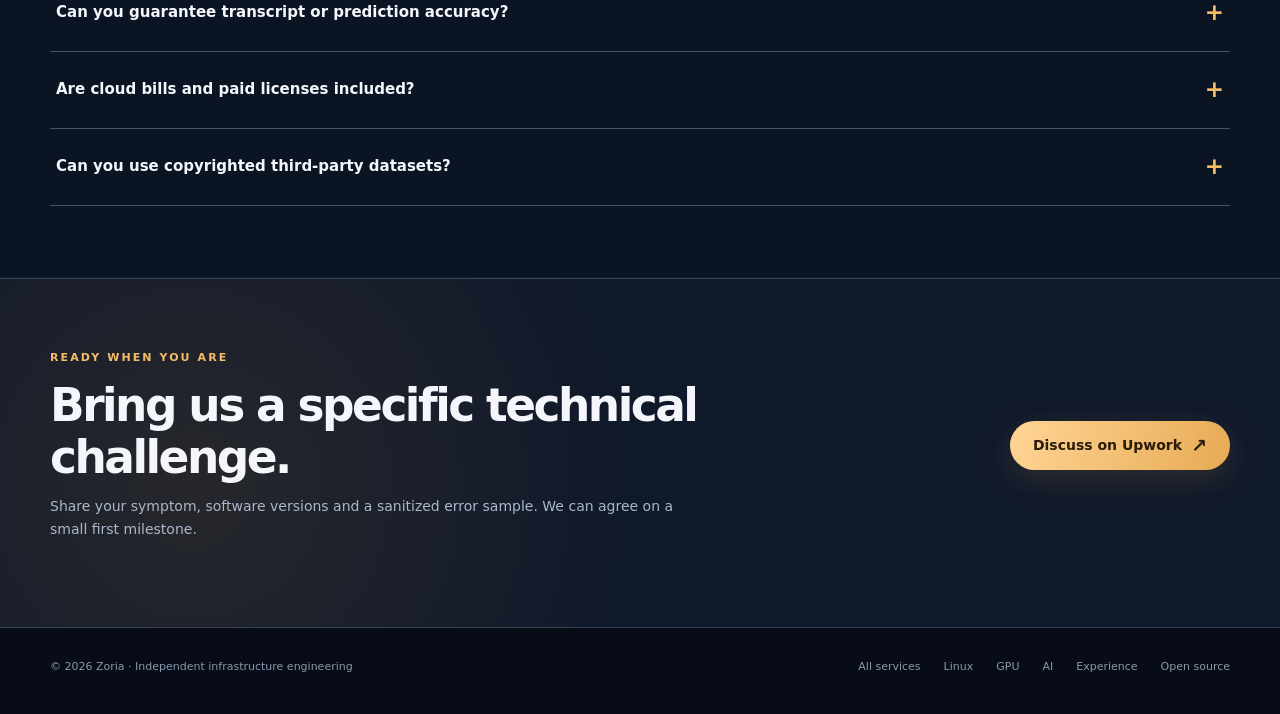
<file: docs/services/ai/index.html>
<!doctype html><html lang="en"><head><meta charset="utf-8"><meta name="viewport" content="width=device-width,initial-scale=1">
<title>Reproducible AI &amp; Speech Workflow Deployment on Linux | Zoria Engineering</title>
<meta name="description" content="Linux-based AI workflow dependency planning, scoped installation and verification with no accuracy guarantee.">
<link rel="canonical" href="https://star8592.github.io/zoria-infra-preflight/services/ai/"><meta name="robots" content="index,follow">
<meta property="og:type" content="website"><meta property="og:title" content="Reproducible AI &amp; Speech Workflow Deployment on Linux">
<meta property="og:description" content="Linux-based AI workflow dependency planning, scoped installation and verification with no accuracy guarantee."><meta property="og:url" content="https://star8592.github.io/zoria-infra-preflight/services/ai/">
<meta property="og:image" content="https://star8592.github.io/zoria-infra-preflight/assets/ai.png">
<link rel="stylesheet" href="../../assets/site-v2.css"><script type="application/ld+json">{"@context":"https://schema.org","@type":"Service","name":"Reproducible AI & Speech Workflow Deployment on Linux","description":"Linux-based AI workflow dependency planning, scoped installation and verification with no accuracy guarantee.","serviceType":"Remote infrastructure diagnostics and engineering","areaServed":"Worldwide","provider":{"@type":"Person","name":"Mian Yang","url":"https://www.upwork.com/freelancers/~013b7a3a7443455b22"},"url":"https://star8592.github.io/zoria-infra-preflight/services/ai/"}</script>
<meta name="theme-color" content="#070c17"></head><body>
<header class="site-top"><div class="wrap topline"><a class="brand" href="../../"><span class="brandmark" aria-hidden="true">Z</span><span>ZORIA<span class="submark">INFRASTRUCTURE ENGINEERING</span></span></a>
<nav class="toplinks" aria-label="Primary"><a href="../../#services">All services</a><a href="../../#evidence">Engineering proof</a><a href="../../#approach">Our process</a><a href="../../start/?service=ai">Start a project</a><a class="nav-cta" href="https://www.upwork.com/freelancers/~013b7a3a7443455b22" rel="noopener">Discuss a project ↗</a></nav></div></header><main>
<section class="detail-hero"><div class="wrap detail-grid"><div><div class="eyebrow">SERVICE 03 / AI DEPLOYMENT</div>
<h1>Reproducible AI &amp; Speech Workflow Deployment on Linux</h1><p class="detail-intro">Deploy one named AI or transcription workflow with known versions, lawful model and data access, reproducible smoke tests and handover.</p>
<div class="hero-actions"><a class="cta cta-primary" href="https://www.upwork.com/freelancers/~013b7a3a7443455b22" rel="noopener">Discuss requirements <span class="arrow" aria-hidden="true">↗</span></a><a class="cta cta-ghost" href="../../start/?service=ai">Prepare a project brief <span class="arrow" aria-hidden="true">↗</span></a></div>
<p class="fine">Published as a scope example. Prices are indicative, not yet live Upwork Project Catalog listings. Final terms are agreed on Upwork.</p></div>
<aside class="detail-panel"><div class="order">ZORIA / SERVICE 03</div><h3>Reproducible workflow</h3><ol><li><b>01</b> Define the scope</li><li><b>02</b> Collect evidence</li><li><b>03</b> Agree on safe action</li><li><b>04</b> Validate &amp; hand over</li></ol><p class="fine">Illustrative engineering process, not a customer deployment.</p></aside></div></section>
<section class="detail-section"><div class="wrap"><div class="section-heading"><div><div class="eyebrow">01 / Use cases</div><h2>What we can help with.</h2></div><p class="intro">A well-defined issue deserves a clear technical investigation.</p></div><div class="detail-items"><div class="detail-item"><p>AI application dependency, Python runtime or environment conflicts</p></div>
<div class="detail-item"><p>Self-hosted speech transcription or inference workflow setup</p></div>
<div class="detail-item"><p>Repeatable startup, smoke-test and operations handover requirements</p></div>
<div class="detail-item"><p>GPU/CPU resource and storage compatibility assessment</p></div></div></div></section>
<section id="packages" class="detail-section section-alt"><div class="wrap"><div class="section-heading"><div><div class="eyebrow">02 / Scope &amp; investment</div><h2>Start small. Expand when needed.</h2></div><p class="intro">Defined scope, time and handover, rather than unlimited technical support.</p></div><div class="tiers"><div class="tier-row"><div class="tier-name">Deployment plan</div><div class="tier-price">$99</div><div class="tier-days">3 days estimated delivery</div><p class="tier-desc">One agreed application, one Linux host. Check license, dependencies, compute and create an installation plan.</p></div>
<div class="tier-row"><div class="tier-name">Install &amp; test</div><div class="tier-price">$299</div><div class="tier-days">5 days estimated delivery</div><p class="tier-desc">Install and smoke-test a single licensed application/workflow on one supported client-provided host.</p></div>
<div class="tier-row"><div class="tier-name">Service handover</div><div class="tier-price">$699</div><div class="tier-days">8 days estimated delivery</div><p class="tier-desc">One host and one workflow including service startup, limited logging/monitoring and a recovery runbook.</p></div></div>
<p class="fine">No guaranteed universal fix, emergency SLA, GPU rental, third-party license or work beyond the agreed package. Platform fees and taxes are governed by Upwork terms.</p></div></section>
<section class="detail-section"><div class="wrap"><div class="section-heading"><div><div class="eyebrow">03 / Getting started</div><h2>What we need from you.</h2></div><p class="intro">Start with relevant context, not blanket privileged access.</p></div><div class="detail-items"><div class="detail-item"><p>Official repository, version/commit and desired workflow acceptance test</p></div>
<div class="detail-item"><p>Linux CPU/GPU/RAM/storage, network/hosting constraints and responsible payer</p></div>
<div class="detail-item"><p>Legal rights to code, models and sample inputs; authorized system access</p></div></div><p class="fine">Remove secrets and personal data from logs. Use only authorized and secure access methods.</p></div></section>
<section class="detail-section section-alt"><div class="wrap"><div class="section-heading"><div><div class="eyebrow">04 / Delivery process</div><h2>Four steps. Clear handover.</h2></div></div><div class="detail-process"><div class="step-item"><b>03 / 01</b><h3>Scope</h3><p>Confirm the application version, license, data rights and target environment.</p></div>
<div class="step-item"><b>03 / 02</b><h3>Diagnose</h3><p>Review dependencies, computing capacity and the rollback boundary.</p></div>
<div class="step-item"><b>03 / 03</b><h3>Act</h3><p>Install the agreed workflow in a controlled environment if the tier includes it.</p></div>
<div class="step-item"><b>03 / 04</b><h3>Verify</h3><p>Run an approved smoke test and hand over the setup and recovery procedure.</p></div></div></div></section>
<section class="detail-section"><div class="wrap"><div class="proof-note"><div><div class="eyebrow">Technical transparency</div><h3>Review our working method.</h3><p>Our open Rust preflight shows bounded read-only checks: a lab example, not a client testimonial, production screenshot or benchmark.</p></div><a class="cta cta-ghost" href="https://github.com/star8592/zoria-infra-preflight/blob/main/docs/03-ai-workflow-deployment.md" rel="noopener">Read the technical guide <span class="arrow" aria-hidden="true">↗</span></a></div></div></section>
<section class="detail-section section-alt"><div class="wrap"><div class="section-heading"><div><div class="eyebrow">05 / Frequently asked questions</div><h2>Know the boundaries.</h2></div></div><div class="faq-list"><details><summary>Does this include custom AI model training?</summary><p>No. Scope covers a single specified application or workflow. Training and new feature development require separate scoping.</p></details>
<details><summary>Can you guarantee transcript or prediction accuracy?</summary><p>No. Accuracy depends on model and data quality; acceptance is based on the agreed technical smoke test.</p></details>
<details><summary>Are cloud bills and paid licenses included?</summary><p>No. Customer-provided hosting and third-party fees are separate.</p></details>
<details><summary>Can you use copyrighted third-party datasets?</summary><p>Only when the customer demonstrates applicable lawful permission; unauthorized assets are excluded.</p></details></div></div></section>
<section class="final-cta"><div class="wrap inner"><div><div class="eyebrow">Ready when you are</div><h2>Bring us a specific technical challenge.</h2><p>Share your symptom, software versions and a sanitized error sample. We can agree on a small first milestone.</p></div><a class="cta cta-primary" href="https://www.upwork.com/freelancers/~013b7a3a7443455b22" rel="noopener">Discuss on Upwork <span class="arrow" aria-hidden="true">↗</span></a></div></section>
</main><footer><div class="wrap foot"><span>© 2026 Zoria · Independent infrastructure engineering</span><div class="footlinks"><a href="../../">All services</a><a href="../linux/">Linux</a><a href="../gpu/">GPU</a><a href="../ai/">AI</a><a href="../../experience/">Experience</a><a href="https://github.com/star8592/zoria-infra-preflight">Open source</a></div></div></footer></body></html>
</file>
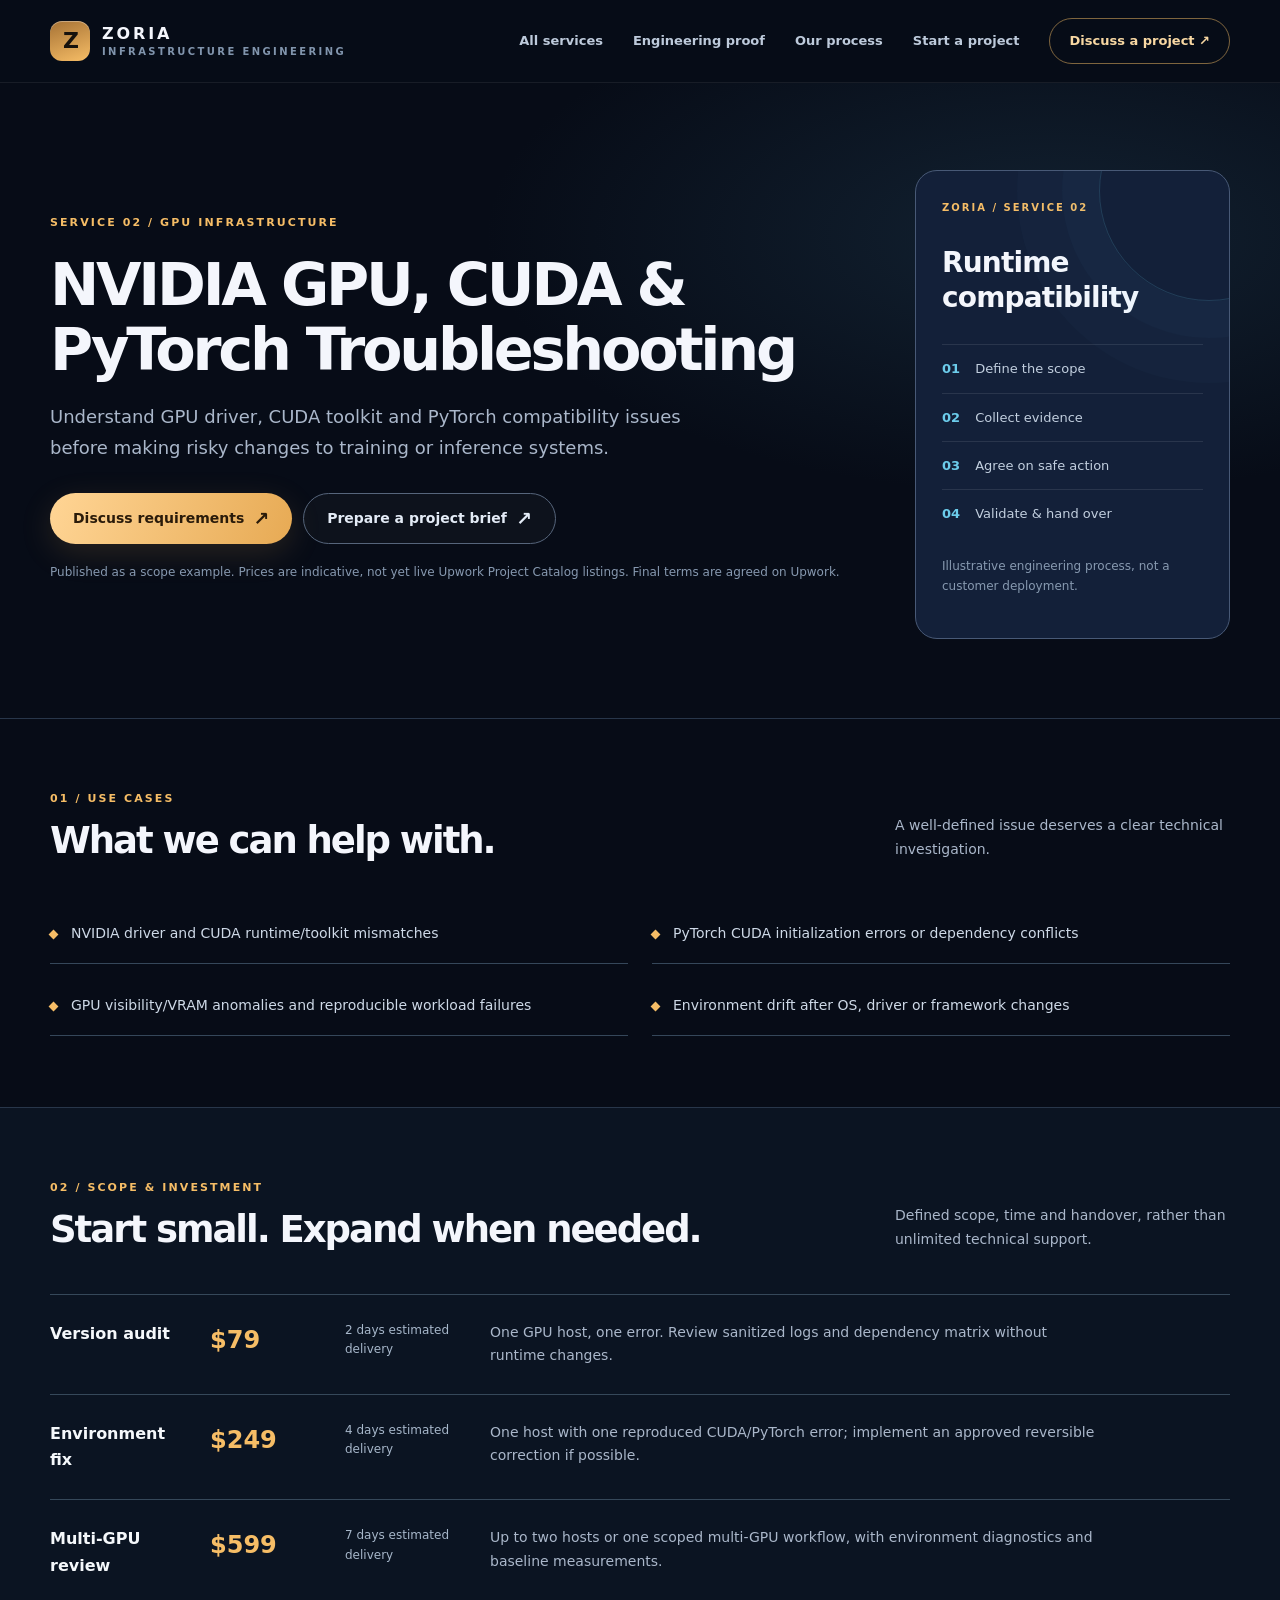
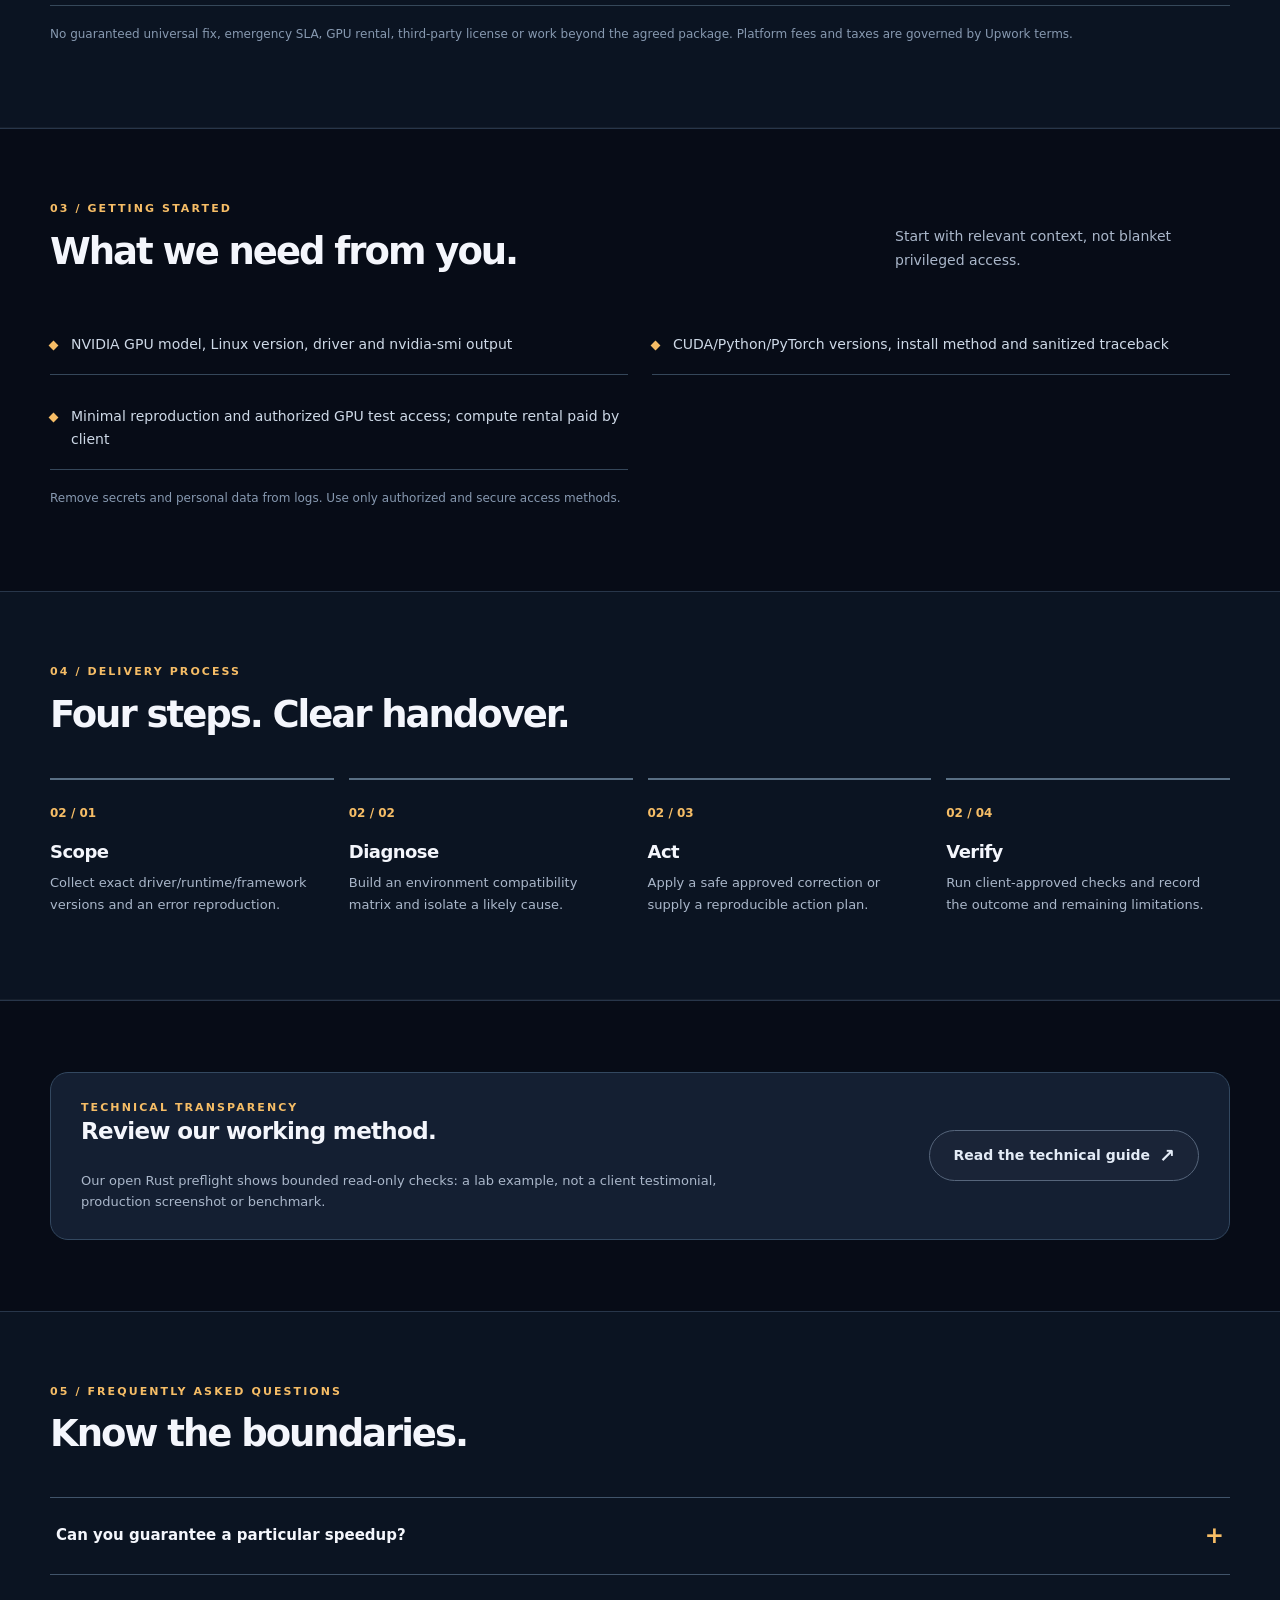
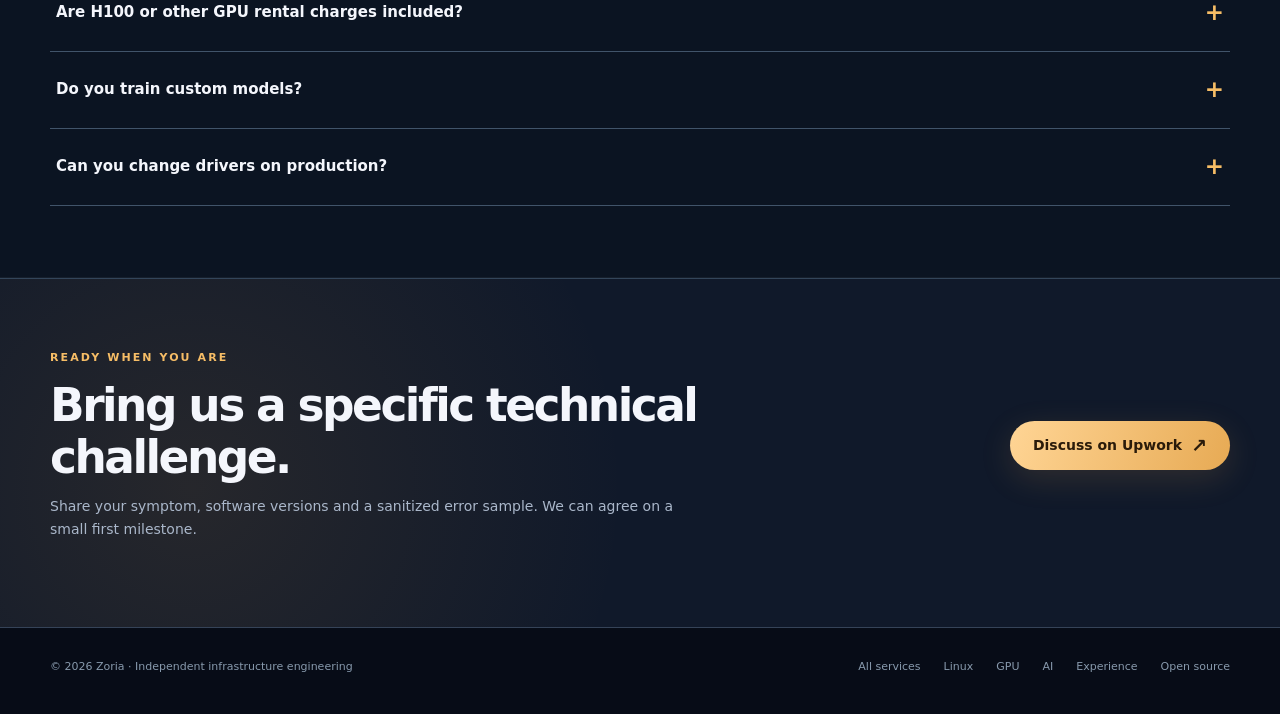
<file: docs/services/gpu/index.html>
<!doctype html><html lang="en"><head><meta charset="utf-8"><meta name="viewport" content="width=device-width,initial-scale=1">
<title>NVIDIA GPU, CUDA &amp; PyTorch Troubleshooting | Zoria Engineering</title>
<meta name="description" content="A compatibility review, reproducible test, and bounded fix plan for Linux-based NVIDIA GPU workloads.">
<link rel="canonical" href="https://star8592.github.io/zoria-infra-preflight/services/gpu/"><meta name="robots" content="index,follow">
<meta property="og:type" content="website"><meta property="og:title" content="NVIDIA GPU, CUDA &amp; PyTorch Troubleshooting">
<meta property="og:description" content="A compatibility review, reproducible test, and bounded fix plan for Linux-based NVIDIA GPU workloads."><meta property="og:url" content="https://star8592.github.io/zoria-infra-preflight/services/gpu/">
<meta property="og:image" content="https://star8592.github.io/zoria-infra-preflight/assets/gpu.png">
<link rel="stylesheet" href="../../assets/site-v2.css"><script type="application/ld+json">{"@context":"https://schema.org","@type":"Service","name":"NVIDIA GPU, CUDA & PyTorch Troubleshooting","description":"A compatibility review, reproducible test, and bounded fix plan for Linux-based NVIDIA GPU workloads.","serviceType":"Remote infrastructure diagnostics and engineering","areaServed":"Worldwide","provider":{"@type":"Person","name":"Mian Yang","url":"https://www.upwork.com/freelancers/~013b7a3a7443455b22"},"url":"https://star8592.github.io/zoria-infra-preflight/services/gpu/"}</script>
<meta name="theme-color" content="#070c17"></head><body>
<header class="site-top"><div class="wrap topline"><a class="brand" href="../../"><span class="brandmark" aria-hidden="true">Z</span><span>ZORIA<span class="submark">INFRASTRUCTURE ENGINEERING</span></span></a>
<nav class="toplinks" aria-label="Primary"><a href="../../#services">All services</a><a href="../../#evidence">Engineering proof</a><a href="../../#approach">Our process</a><a href="../../start/?service=gpu">Start a project</a><a class="nav-cta" href="https://www.upwork.com/freelancers/~013b7a3a7443455b22" rel="noopener">Discuss a project ↗</a></nav></div></header><main>
<section class="detail-hero"><div class="wrap detail-grid"><div><div class="eyebrow">SERVICE 02 / GPU INFRASTRUCTURE</div>
<h1>NVIDIA GPU, CUDA &amp; PyTorch Troubleshooting</h1><p class="detail-intro">Understand GPU driver, CUDA toolkit and PyTorch compatibility issues before making risky changes to training or inference systems.</p>
<div class="hero-actions"><a class="cta cta-primary" href="https://www.upwork.com/freelancers/~013b7a3a7443455b22" rel="noopener">Discuss requirements <span class="arrow" aria-hidden="true">↗</span></a><a class="cta cta-ghost" href="../../start/?service=gpu">Prepare a project brief <span class="arrow" aria-hidden="true">↗</span></a></div>
<p class="fine">Published as a scope example. Prices are indicative, not yet live Upwork Project Catalog listings. Final terms are agreed on Upwork.</p></div>
<aside class="detail-panel"><div class="order">ZORIA / SERVICE 02</div><h3>Runtime compatibility</h3><ol><li><b>01</b> Define the scope</li><li><b>02</b> Collect evidence</li><li><b>03</b> Agree on safe action</li><li><b>04</b> Validate &amp; hand over</li></ol><p class="fine">Illustrative engineering process, not a customer deployment.</p></aside></div></section>
<section class="detail-section"><div class="wrap"><div class="section-heading"><div><div class="eyebrow">01 / Use cases</div><h2>What we can help with.</h2></div><p class="intro">A well-defined issue deserves a clear technical investigation.</p></div><div class="detail-items"><div class="detail-item"><p>NVIDIA driver and CUDA runtime/toolkit mismatches</p></div>
<div class="detail-item"><p>PyTorch CUDA initialization errors or dependency conflicts</p></div>
<div class="detail-item"><p>GPU visibility/VRAM anomalies and reproducible workload failures</p></div>
<div class="detail-item"><p>Environment drift after OS, driver or framework changes</p></div></div></div></section>
<section id="packages" class="detail-section section-alt"><div class="wrap"><div class="section-heading"><div><div class="eyebrow">02 / Scope &amp; investment</div><h2>Start small. Expand when needed.</h2></div><p class="intro">Defined scope, time and handover, rather than unlimited technical support.</p></div><div class="tiers"><div class="tier-row"><div class="tier-name">Version audit</div><div class="tier-price">$79</div><div class="tier-days">2 days estimated delivery</div><p class="tier-desc">One GPU host, one error. Review sanitized logs and dependency matrix without runtime changes.</p></div>
<div class="tier-row"><div class="tier-name">Environment fix</div><div class="tier-price">$249</div><div class="tier-days">4 days estimated delivery</div><p class="tier-desc">One host with one reproduced CUDA/PyTorch error; implement an approved reversible correction if possible.</p></div>
<div class="tier-row"><div class="tier-name">Multi-GPU review</div><div class="tier-price">$599</div><div class="tier-days">7 days estimated delivery</div><p class="tier-desc">Up to two hosts or one scoped multi-GPU workflow, with environment diagnostics and baseline measurements.</p></div></div>
<p class="fine">No guaranteed universal fix, emergency SLA, GPU rental, third-party license or work beyond the agreed package. Platform fees and taxes are governed by Upwork terms.</p></div></section>
<section class="detail-section"><div class="wrap"><div class="section-heading"><div><div class="eyebrow">03 / Getting started</div><h2>What we need from you.</h2></div><p class="intro">Start with relevant context, not blanket privileged access.</p></div><div class="detail-items"><div class="detail-item"><p>NVIDIA GPU model, Linux version, driver and nvidia-smi output</p></div>
<div class="detail-item"><p>CUDA/Python/PyTorch versions, install method and sanitized traceback</p></div>
<div class="detail-item"><p>Minimal reproduction and authorized GPU test access; compute rental paid by client</p></div></div><p class="fine">Remove secrets and personal data from logs. Use only authorized and secure access methods.</p></div></section>
<section class="detail-section section-alt"><div class="wrap"><div class="section-heading"><div><div class="eyebrow">04 / Delivery process</div><h2>Four steps. Clear handover.</h2></div></div><div class="detail-process"><div class="step-item"><b>02 / 01</b><h3>Scope</h3><p>Collect exact driver/runtime/framework versions and an error reproduction.</p></div>
<div class="step-item"><b>02 / 02</b><h3>Diagnose</h3><p>Build an environment compatibility matrix and isolate a likely cause.</p></div>
<div class="step-item"><b>02 / 03</b><h3>Act</h3><p>Apply a safe approved correction or supply a reproducible action plan.</p></div>
<div class="step-item"><b>02 / 04</b><h3>Verify</h3><p>Run client-approved checks and record the outcome and remaining limitations.</p></div></div></div></section>
<section class="detail-section"><div class="wrap"><div class="proof-note"><div><div class="eyebrow">Technical transparency</div><h3>Review our working method.</h3><p>Our open Rust preflight shows bounded read-only checks: a lab example, not a client testimonial, production screenshot or benchmark.</p></div><a class="cta cta-ghost" href="https://github.com/star8592/zoria-infra-preflight/blob/main/docs/02-nvidia-gpu-compatibility.md" rel="noopener">Read the technical guide <span class="arrow" aria-hidden="true">↗</span></a></div></div></section>
<section class="detail-section section-alt"><div class="wrap"><div class="section-heading"><div><div class="eyebrow">05 / Frequently asked questions</div><h2>Know the boundaries.</h2></div></div><div class="faq-list"><details><summary>Can you guarantee a particular speedup?</summary><p>No. Environment repairs and performance gains depend on hardware and workload. Measurements, when included, follow an agreed method.</p></details>
<details><summary>Are H100 or other GPU rental charges included?</summary><p>No. The customer supplies and pays for needed test hardware or cloud GPU time.</p></details>
<details><summary>Do you train custom models?</summary><p>No. This service addresses runtime compatibility, diagnostics and infrastructure configuration, not model training.</p></details>
<details><summary>Can you change drivers on production?</summary><p>Only after an explicit compatibility check, rollback plan and approved change window.</p></details></div></div></section>
<section class="final-cta"><div class="wrap inner"><div><div class="eyebrow">Ready when you are</div><h2>Bring us a specific technical challenge.</h2><p>Share your symptom, software versions and a sanitized error sample. We can agree on a small first milestone.</p></div><a class="cta cta-primary" href="https://www.upwork.com/freelancers/~013b7a3a7443455b22" rel="noopener">Discuss on Upwork <span class="arrow" aria-hidden="true">↗</span></a></div></section>
</main><footer><div class="wrap foot"><span>© 2026 Zoria · Independent infrastructure engineering</span><div class="footlinks"><a href="../../">All services</a><a href="../linux/">Linux</a><a href="../gpu/">GPU</a><a href="../ai/">AI</a><a href="../../experience/">Experience</a><a href="https://github.com/star8592/zoria-infra-preflight">Open source</a></div></div></footer></body></html>
</file>
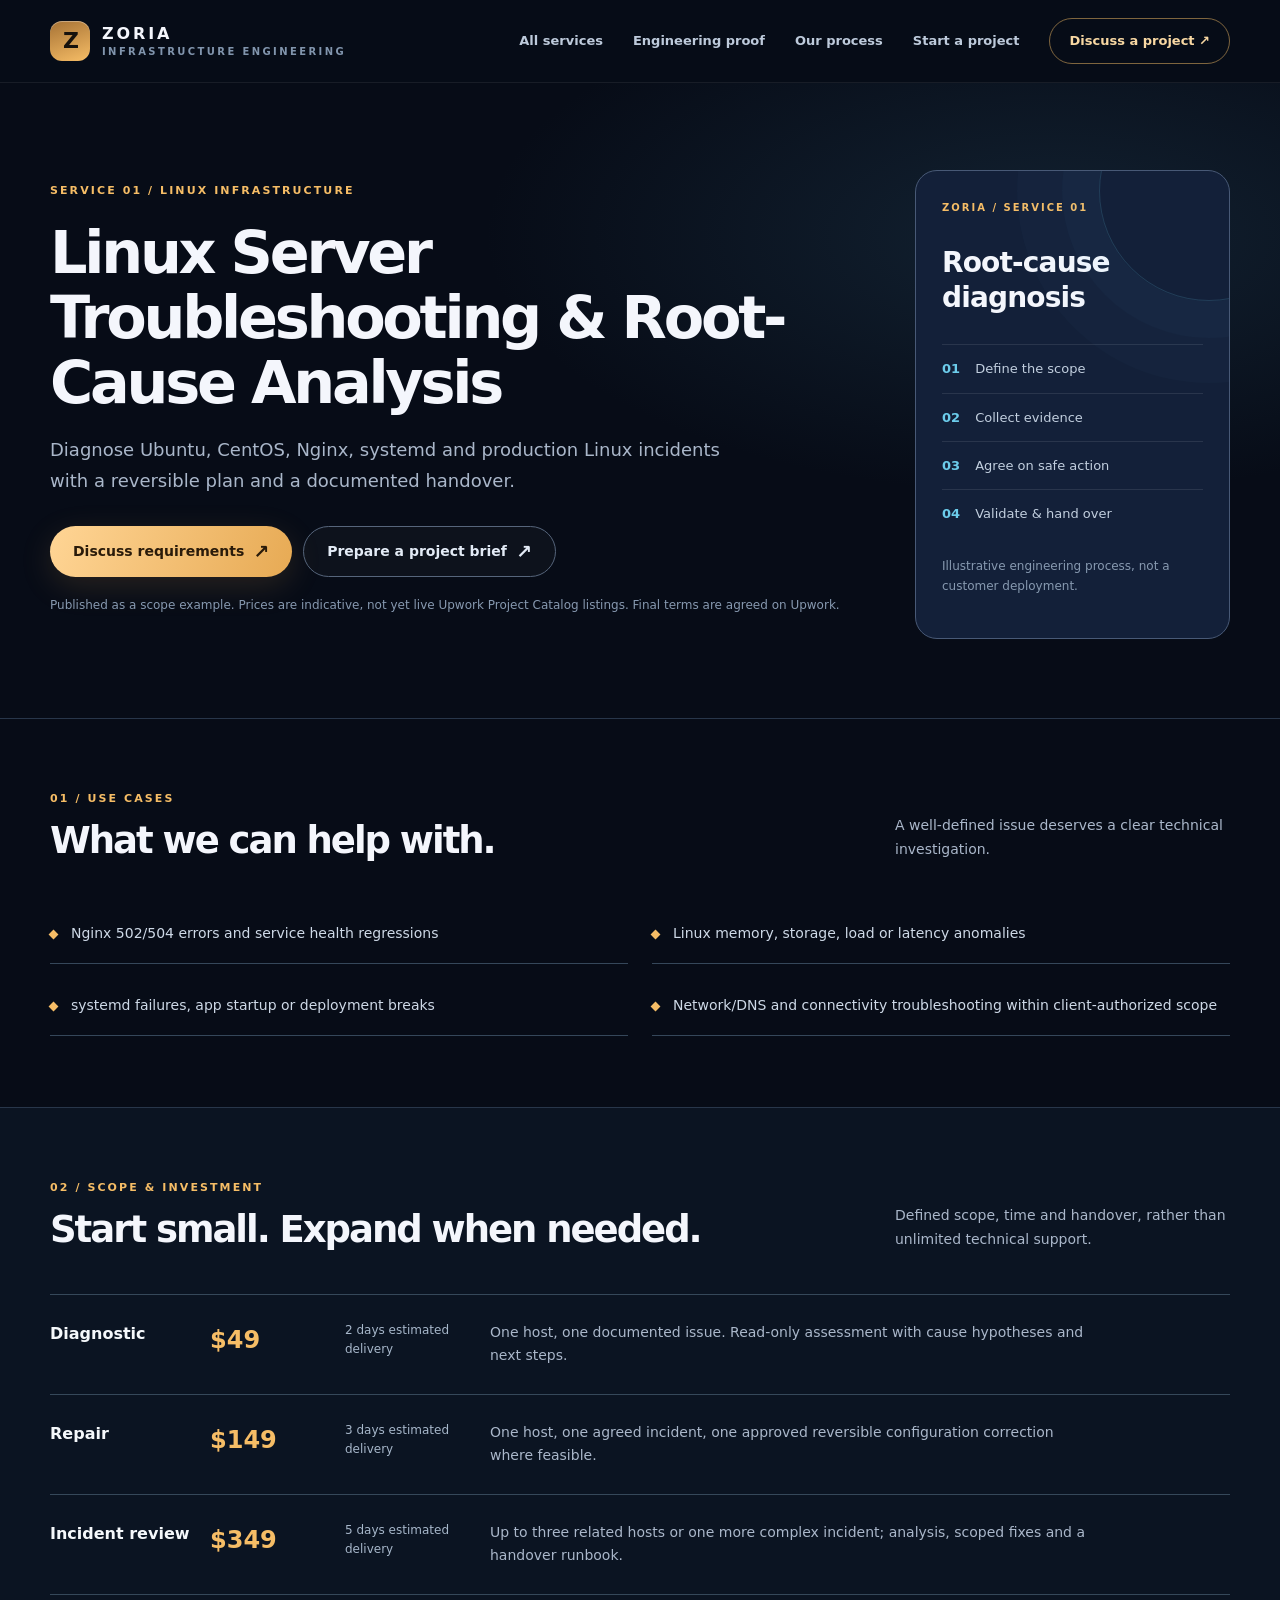
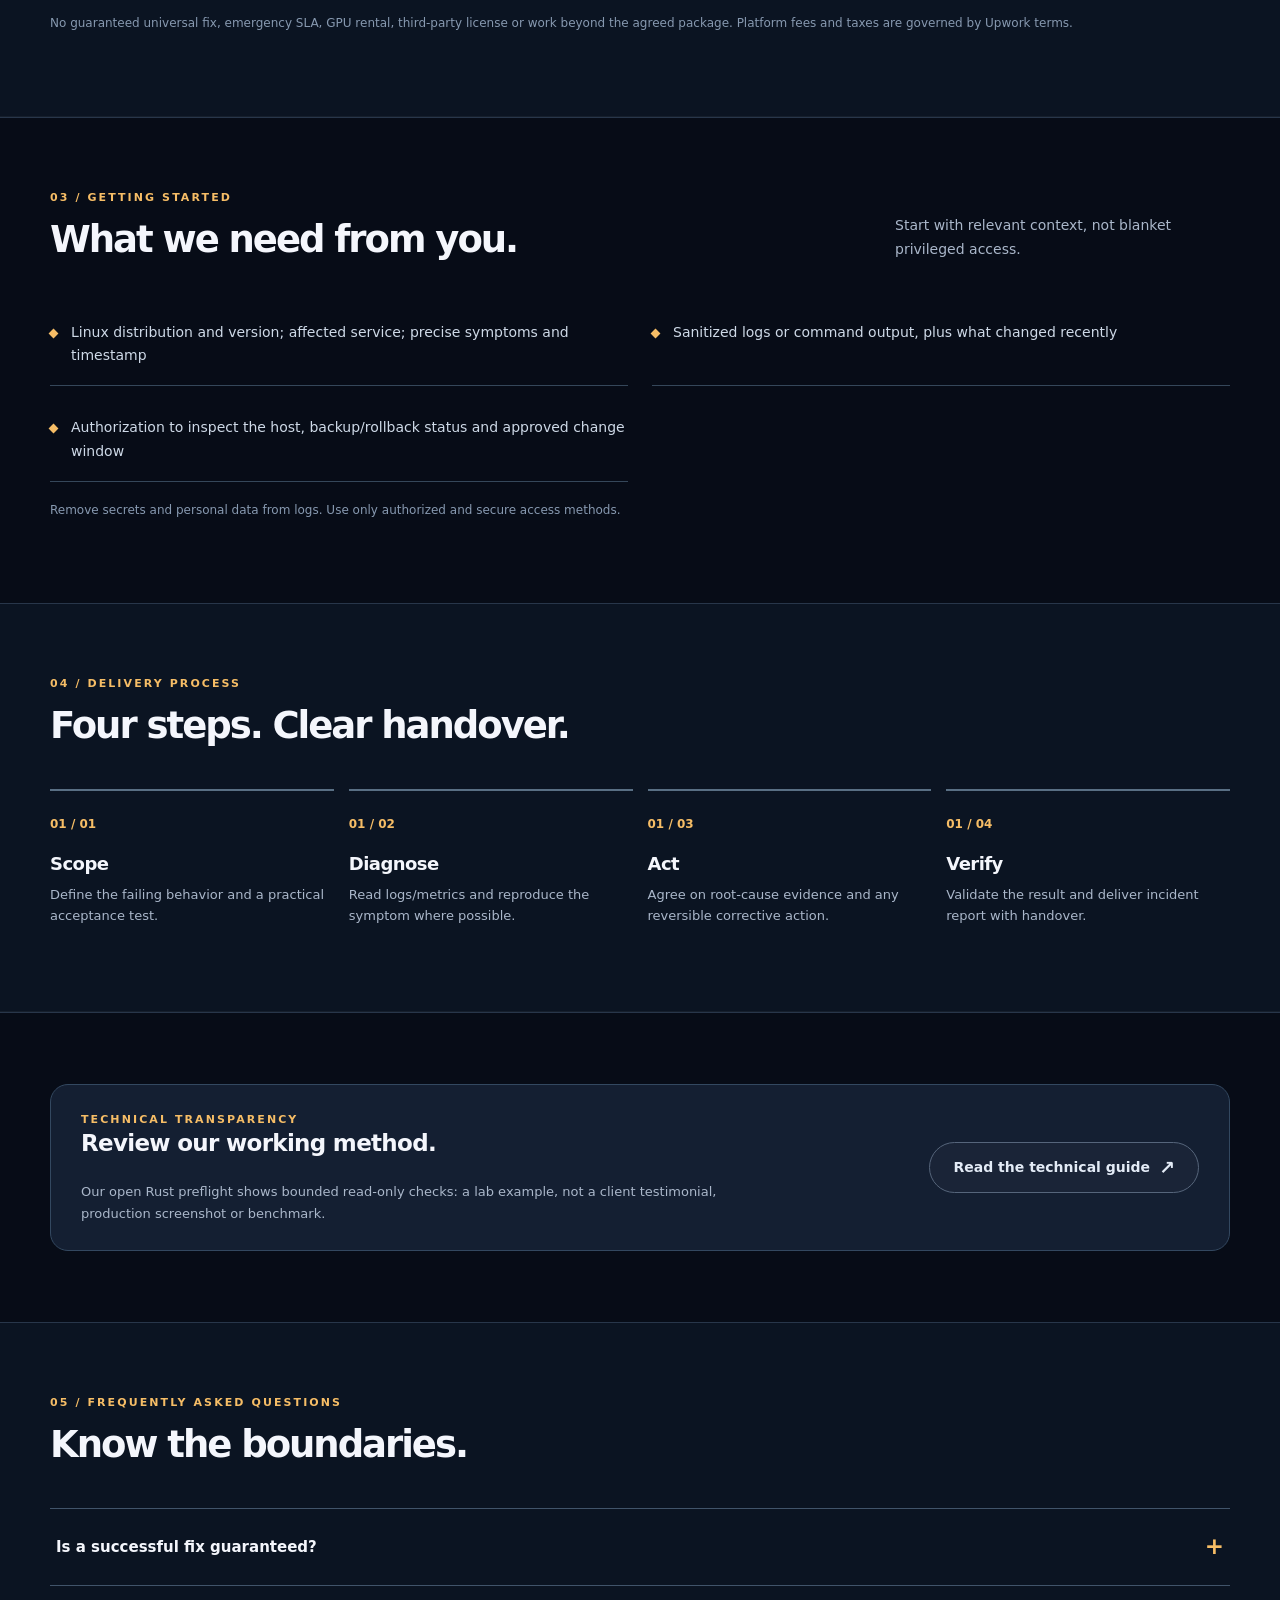
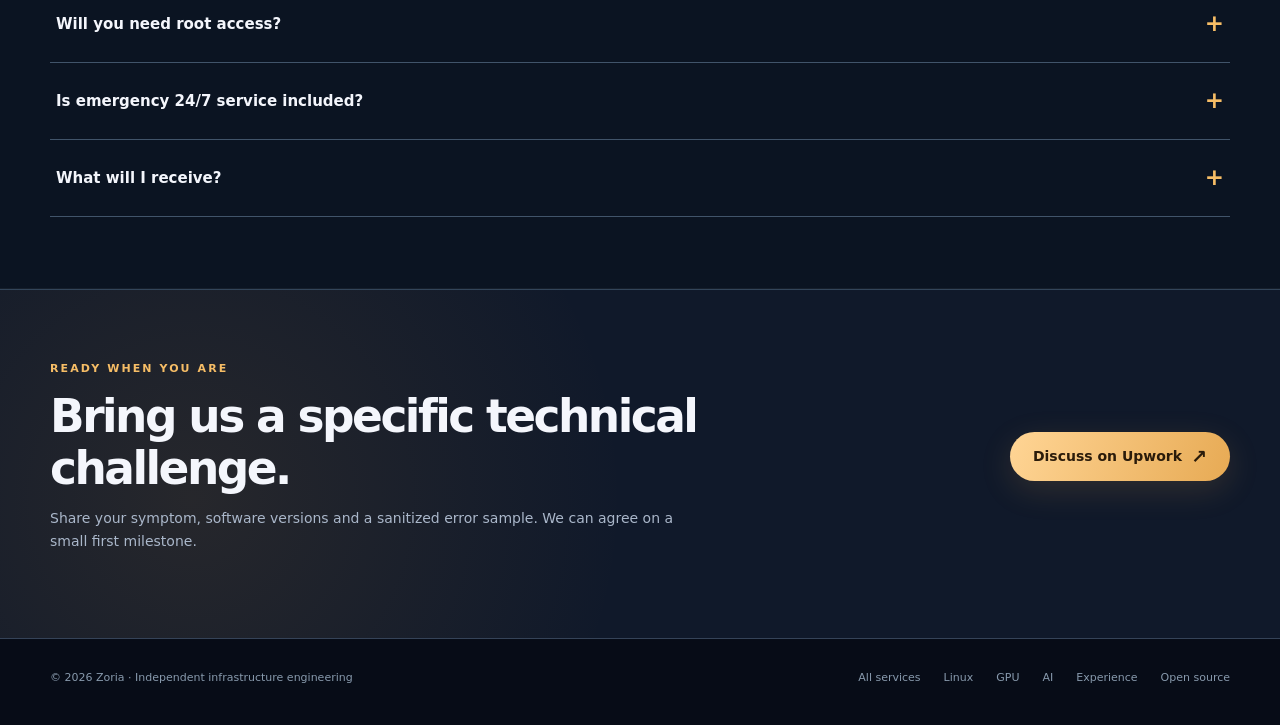
<file: docs/services/linux/index.html>
<!doctype html><html lang="en"><head><meta charset="utf-8"><meta name="viewport" content="width=device-width,initial-scale=1">
<title>Linux Server Troubleshooting &amp; Root-Cause Analysis | Zoria Engineering</title>
<meta name="description" content="Evidence-led Linux troubleshooting for web services, server performance, network failures and deployment issues.">
<link rel="canonical" href="https://star8592.github.io/zoria-infra-preflight/services/linux/"><meta name="robots" content="index,follow">
<meta property="og:type" content="website"><meta property="og:title" content="Linux Server Troubleshooting &amp; Root-Cause Analysis">
<meta property="og:description" content="Evidence-led Linux troubleshooting for web services, server performance, network failures and deployment issues."><meta property="og:url" content="https://star8592.github.io/zoria-infra-preflight/services/linux/">
<meta property="og:image" content="https://star8592.github.io/zoria-infra-preflight/assets/linux.png">
<link rel="stylesheet" href="../../assets/site-v2.css"><script type="application/ld+json">{"@context":"https://schema.org","@type":"Service","name":"Linux Server Troubleshooting & Root-Cause Analysis","description":"Evidence-led Linux troubleshooting for web services, server performance, network failures and deployment issues.","serviceType":"Remote infrastructure diagnostics and engineering","areaServed":"Worldwide","provider":{"@type":"Person","name":"Mian Yang","url":"https://www.upwork.com/freelancers/~013b7a3a7443455b22"},"url":"https://star8592.github.io/zoria-infra-preflight/services/linux/"}</script>
<meta name="theme-color" content="#070c17"></head><body>
<header class="site-top"><div class="wrap topline"><a class="brand" href="../../"><span class="brandmark" aria-hidden="true">Z</span><span>ZORIA<span class="submark">INFRASTRUCTURE ENGINEERING</span></span></a>
<nav class="toplinks" aria-label="Primary"><a href="../../#services">All services</a><a href="../../#evidence">Engineering proof</a><a href="../../#approach">Our process</a><a href="../../start/?service=linux">Start a project</a><a class="nav-cta" href="https://www.upwork.com/freelancers/~013b7a3a7443455b22" rel="noopener">Discuss a project ↗</a></nav></div></header><main>
<section class="detail-hero"><div class="wrap detail-grid"><div><div class="eyebrow">SERVICE 01 / LINUX INFRASTRUCTURE</div>
<h1>Linux Server Troubleshooting &amp; Root-Cause Analysis</h1><p class="detail-intro">Diagnose Ubuntu, CentOS, Nginx, systemd and production Linux incidents with a reversible plan and a documented handover.</p>
<div class="hero-actions"><a class="cta cta-primary" href="https://www.upwork.com/freelancers/~013b7a3a7443455b22" rel="noopener">Discuss requirements <span class="arrow" aria-hidden="true">↗</span></a><a class="cta cta-ghost" href="../../start/?service=linux">Prepare a project brief <span class="arrow" aria-hidden="true">↗</span></a></div>
<p class="fine">Published as a scope example. Prices are indicative, not yet live Upwork Project Catalog listings. Final terms are agreed on Upwork.</p></div>
<aside class="detail-panel"><div class="order">ZORIA / SERVICE 01</div><h3>Root-cause diagnosis</h3><ol><li><b>01</b> Define the scope</li><li><b>02</b> Collect evidence</li><li><b>03</b> Agree on safe action</li><li><b>04</b> Validate &amp; hand over</li></ol><p class="fine">Illustrative engineering process, not a customer deployment.</p></aside></div></section>
<section class="detail-section"><div class="wrap"><div class="section-heading"><div><div class="eyebrow">01 / Use cases</div><h2>What we can help with.</h2></div><p class="intro">A well-defined issue deserves a clear technical investigation.</p></div><div class="detail-items"><div class="detail-item"><p>Nginx 502/504 errors and service health regressions</p></div>
<div class="detail-item"><p>Linux memory, storage, load or latency anomalies</p></div>
<div class="detail-item"><p>systemd failures, app startup or deployment breaks</p></div>
<div class="detail-item"><p>Network/DNS and connectivity troubleshooting within client-authorized scope</p></div></div></div></section>
<section id="packages" class="detail-section section-alt"><div class="wrap"><div class="section-heading"><div><div class="eyebrow">02 / Scope &amp; investment</div><h2>Start small. Expand when needed.</h2></div><p class="intro">Defined scope, time and handover, rather than unlimited technical support.</p></div><div class="tiers"><div class="tier-row"><div class="tier-name">Diagnostic</div><div class="tier-price">$49</div><div class="tier-days">2 days estimated delivery</div><p class="tier-desc">One host, one documented issue. Read-only assessment with cause hypotheses and next steps.</p></div>
<div class="tier-row"><div class="tier-name">Repair</div><div class="tier-price">$149</div><div class="tier-days">3 days estimated delivery</div><p class="tier-desc">One host, one agreed incident, one approved reversible configuration correction where feasible.</p></div>
<div class="tier-row"><div class="tier-name">Incident review</div><div class="tier-price">$349</div><div class="tier-days">5 days estimated delivery</div><p class="tier-desc">Up to three related hosts or one more complex incident; analysis, scoped fixes and a handover runbook.</p></div></div>
<p class="fine">No guaranteed universal fix, emergency SLA, GPU rental, third-party license or work beyond the agreed package. Platform fees and taxes are governed by Upwork terms.</p></div></section>
<section class="detail-section"><div class="wrap"><div class="section-heading"><div><div class="eyebrow">03 / Getting started</div><h2>What we need from you.</h2></div><p class="intro">Start with relevant context, not blanket privileged access.</p></div><div class="detail-items"><div class="detail-item"><p>Linux distribution and version; affected service; precise symptoms and timestamp</p></div>
<div class="detail-item"><p>Sanitized logs or command output, plus what changed recently</p></div>
<div class="detail-item"><p>Authorization to inspect the host, backup/rollback status and approved change window</p></div></div><p class="fine">Remove secrets and personal data from logs. Use only authorized and secure access methods.</p></div></section>
<section class="detail-section section-alt"><div class="wrap"><div class="section-heading"><div><div class="eyebrow">04 / Delivery process</div><h2>Four steps. Clear handover.</h2></div></div><div class="detail-process"><div class="step-item"><b>01 / 01</b><h3>Scope</h3><p>Define the failing behavior and a practical acceptance test.</p></div>
<div class="step-item"><b>01 / 02</b><h3>Diagnose</h3><p>Read logs/metrics and reproduce the symptom where possible.</p></div>
<div class="step-item"><b>01 / 03</b><h3>Act</h3><p>Agree on root-cause evidence and any reversible corrective action.</p></div>
<div class="step-item"><b>01 / 04</b><h3>Verify</h3><p>Validate the result and deliver incident report with handover.</p></div></div></div></section>
<section class="detail-section"><div class="wrap"><div class="proof-note"><div><div class="eyebrow">Technical transparency</div><h3>Review our working method.</h3><p>Our open Rust preflight shows bounded read-only checks: a lab example, not a client testimonial, production screenshot or benchmark.</p></div><a class="cta cta-ghost" href="https://github.com/star8592/zoria-infra-preflight/blob/main/docs/01-linux-incident-triage.md" rel="noopener">Read the technical guide <span class="arrow" aria-hidden="true">↗</span></a></div></div></section>
<section class="detail-section section-alt"><div class="wrap"><div class="section-heading"><div><div class="eyebrow">05 / Frequently asked questions</div><h2>Know the boundaries.</h2></div></div><div class="faq-list"><details><summary>Is a successful fix guaranteed?</summary><p>No. An unknown cause requires diagnosis. The diagnostic tier provides evidence and next steps; repair tiers include only scoped authorized corrections where technically feasible.</p></details>
<details><summary>Will you need root access?</summary><p>Not necessarily. Begin with least-privilege read-only evidence; elevated permissions require a specific agreed task and secure access.</p></details>
<details><summary>Is emergency 24/7 service included?</summary><p>No. A fixed scope and delivery window are agreed before the work begins. Continuous on-call coverage requires another contract.</p></details>
<details><summary>What will I receive?</summary><p>A written diagnostic summary and verification notes, with change/rollback documentation in applicable tiers.</p></details></div></div></section>
<section class="final-cta"><div class="wrap inner"><div><div class="eyebrow">Ready when you are</div><h2>Bring us a specific technical challenge.</h2><p>Share your symptom, software versions and a sanitized error sample. We can agree on a small first milestone.</p></div><a class="cta cta-primary" href="https://www.upwork.com/freelancers/~013b7a3a7443455b22" rel="noopener">Discuss on Upwork <span class="arrow" aria-hidden="true">↗</span></a></div></section>
</main><footer><div class="wrap foot"><span>© 2026 Zoria · Independent infrastructure engineering</span><div class="footlinks"><a href="../../">All services</a><a href="../linux/">Linux</a><a href="../gpu/">GPU</a><a href="../ai/">AI</a><a href="../../experience/">Experience</a><a href="https://github.com/star8592/zoria-infra-preflight">Open source</a></div></div></footer></body></html>
</file>
<file: docs/assets/site-v2.css>
/* Zoria unified visual language | editorial B2B engineering edition.
   Based on /marketing/UNIFIED_VI_V1.md: #070c17 #10192a #f6bd66 #6ccceb */
:root{
  color-scheme:dark;
  --navy:#070c17;--navy2:#0c1422;--panel:#10192a;--panel2:#152136;
  --gold:#f6bd66;--gold2:#e5a64f;--cyan:#6ccceb;
  --ink:#f4f6fc;--muted:#aab7ca;--line:#28364a;
  --width:1180px;--radius:18px;
}
*,*::before,*::after{box-sizing:border-box}
html{scroll-behavior:smooth}
body{margin:0;background:var(--navy);color:var(--ink);font:16px/1.65 Inter,"Segoe UI",system-ui,-apple-system,sans-serif;overflow-x:clip}
a{color:inherit;text-decoration:none}
a:hover{text-decoration:none}
:where(a,button,summary):focus-visible{outline:2px solid var(--gold);outline-offset:4px}
::selection{background:var(--gold);color:#23190d}
.wrap{width:min(calc(100% - 64px),var(--width));margin-inline:auto}
.site-top{position:relative;z-index:2;background:#070c17ed;border-bottom:1px solid #ffffff12}
.topline{display:flex;align-items:center;justify-content:space-between;gap:24px;min-height:82px}
.brand{display:inline-flex;align-items:center;gap:12px;font-size:16px;letter-spacing:.18em;font-weight:830}
.brandmark{display:grid;place-items:center;width:40px;height:40px;border-radius:12px;background:linear-gradient(160deg,#a67235,#f6bd66);color:#17120d;box-shadow:inset 0 1px #fff5;font-size:22px;font-weight:850;letter-spacing:-.08em}
.brand .submark{font-size:10px;display:block;color:#8195ad;letter-spacing:.24em;margin-top:-3px;font-weight:600}
.toplinks{display:flex;align-items:center;gap:30px}
.toplinks a{font-size:13px;font-weight:600;color:#bdcadb;transition:color .2s}
.toplinks a:hover{color:var(--gold)}
.nav-cta{padding:11px 19px;border:1px solid #f6bd6680;border-radius:999px;color:#f8d8a3!important}
.nav-cta:hover{background:#f6bd6615}
.eyebrow{font-size:11px;font-weight:800;letter-spacing:.19em;text-transform:uppercase;color:var(--gold)}
.label{font-size:12px;letter-spacing:.12em;text-transform:uppercase;font-weight:730;color:#8299b4}
h1,h2,h3,p{margin-top:0}
h1,h2{letter-spacing:-.055em}
h1{font-weight:720;line-height:1.105;font-size:clamp(46px,5.5vw,74px)}
h1 em{font-style:normal;color:var(--gold)}
h2{font-size:clamp(31px,3.55vw,46px);line-height:1.14;font-weight:700}
h3{font-size:23px;line-height:1.28;letter-spacing:-.03em;font-weight:700}
p{color:var(--muted)}
.cta{display:inline-flex;align-items:center;justify-content:center;gap:9px;min-height:48px;padding:13px 23px;border-radius:999px;font-size:14px;font-weight:790;transition:transform .17s ease,background .17s ease}
.cta:hover{transform:translateY(-2px)}
.cta-primary{background:linear-gradient(110deg,#ffd595,#e7aa54);color:#2a1b0a;box-shadow:0 9px 32px #e5a64f27}
.cta-ghost{border:1px solid #56657b;color:#e3ebf6;background:#ffffff06}
.cta-ghost:hover{background:#ffffff0e}
.arrow{font-weight:900;font-size:19px;line-height:1}
.hero{position:relative;overflow:hidden;border-bottom:1px solid var(--line);background:radial-gradient(ellipse at 81% 28%,#24405b80,transparent 38%),radial-gradient(ellipse at 19% 4%,#3d2b191a,transparent 38%),var(--navy)}
.hero::after{content:"";position:absolute;right:0;top:0;bottom:0;width:50%;background-image:linear-gradient(#ffffff08 1px,transparent 1px),linear-gradient(90deg,#ffffff08 1px,transparent 1px);background-size:58px 58px;mask-image:linear-gradient(90deg,transparent,black);pointer-events:none}
.hero-inner{display:grid;grid-template-columns:minmax(0,1.06fr) minmax(0,.94fr);align-items:center;gap:clamp(35px,6vw,96px);min-height:617px;padding-top:78px;padding-bottom:81px}
.hero-copy{position:relative;z-index:1}
.hero h1{max-width:650px;margin:23px 0}
.hero-lead{max-width:565px;color:#b6c2d5;font-size:18px;line-height:1.72}
.hero-actions{display:flex;gap:11px;flex-wrap:wrap;margin-top:29px}
.hero-footnote{margin:23px 0 0;font-size:12px;color:#8e9cb0;max-width:560px}
.diagram{position:relative;z-index:1;min-width:0;min-height:465px;border:1px solid #47627d90;border-radius:24px;background:linear-gradient(150deg,#1c3049,#10192a 55%,#0f1928);box-shadow:0 34px 105px #0005, inset 0 1px #ffffff1b;overflow:hidden}
.diagram:before{content:"";position:absolute;inset:-140px -120px auto auto;width:360px;height:360px;background:radial-gradient(circle,#6ccceb22,transparent 72%);pointer-events:none}
.diag-top{padding:24px 27px;border-bottom:1px solid #ffffff13;display:flex;align-items:center;justify-content:space-between;gap:12px}
.diag-top strong{font-size:11px;letter-spacing:.17em;color:#c4d4e6}
.diag-top .state{display:flex;gap:8px;align-items:center;font-size:10px;color:#8e9fb1;letter-spacing:.1em}
.state i{width:7px;height:7px;background:var(--cyan);border-radius:50%;box-shadow:0 0 0 4px #6ccceb14}
.diag-body{padding:31px 29px 30px}
.diag-intro{font-size:11px;letter-spacing:.16em;color:#8ea5bf;text-transform:uppercase}
.diag-head{font-size:27px;font-weight:730;color:#edf4fc;letter-spacing:-.035em;margin:8px 0 31px;line-height:1.2}
.diag-head span{color:var(--gold)}
.flowline{display:grid;grid-template-columns:1fr 27px 1fr;align-items:center;gap:8px;margin:15px 0}
.flow-block{min-height:75px;background:#18283e;border:1px solid #3d5068;border-radius:12px;padding:13px 16px;display:flex;flex-direction:column;justify-content:center}
.flow-block b{font-size:13px;color:#f5f7fc;letter-spacing:.01em}
.flow-block small{color:#879cb6;font-size:10px;letter-spacing:.06em}
.flow-block.primary{border-color:#f6bd667d;background:#352b25}
.flow-block.primary b{color:#f7d497}
.flow-connector{display:grid;place-items:center;color:var(--cyan)}
.diag-note{display:flex;gap:11px;align-items:flex-start;border-top:1px solid #ffffff13;padding-top:20px;margin-top:24px}
.diag-note .tiny-square{width:9px;height:9px;margin-top:8px;background:var(--gold);transform:rotate(45deg);flex:none}
.diag-note p{font-size:12px;margin:0;line-height:1.65}
.proof-strip{background:#0e192b;border-bottom:1px solid var(--line)}
.proof-inner{display:flex;justify-content:space-between;align-items:center;gap:22px;min-height:93px}
.proof-label{font-size:10px;letter-spacing:.2em;color:#7e90a7;text-transform:uppercase;font-weight:750}
.proof-facts{display:flex;gap:clamp(20px,3vw,55px);align-items:center;flex-wrap:wrap}
.proof-facts span{font-size:13px;color:#c4d0df}
.proof-facts b{color:var(--gold);font-weight:800}
.section{padding:98px 0}
.section-alt{background:#0b1422;border-top:1px solid #ffffff0c;border-bottom:1px solid #ffffff0c}
.section-heading{display:flex;align-items:end;justify-content:space-between;gap:32px;margin-bottom:42px}
.section-heading h2{max-width:700px;margin:12px 0 0}
.section-heading .intro{max-width:335px;font-size:14px;line-height:1.7;margin:0}
.services-list{border-top:1px solid #3c4d61}
.service-row{display:grid;grid-template-columns:64px 1fr minmax(160px,225px);column-gap:28px;align-items:center;border-bottom:1px solid #344457;padding:31px 12px 33px;transition:background .18s}
.service-row:hover{background:#ffffff05}
.service-index{font-size:15px;align-self:start;color:var(--gold);font-variant-numeric:tabular-nums;font-weight:800}
.service-main h3{font-size:clamp(23px,2.5vw,32px);margin:0 0 10px}
.service-main p{font-size:14px;line-height:1.75;max-width:625px;margin:0}
.chips{display:flex;flex-wrap:wrap;gap:7px;margin-top:18px}
.chip{font-size:10px;letter-spacing:.06em;font-weight:700;text-transform:uppercase;color:#a6bad0;border:1px solid #34465a;border-radius:999px;padding:5px 10px}
.service-side{text-align:right}
.service-side small{font-size:11px;color:#8ba1b7;display:block}
.service-price{font-size:22px;font-weight:720;display:block;color:#f3d09c;margin:5px 0 14px}
.text-link{font-size:13px;color:var(--gold);font-weight:760;display:inline-flex;gap:10px;align-items:center}
.text-link:hover{text-decoration:underline}
.two-panel{display:grid;grid-template-columns:1.08fr .92fr;gap:60px;align-items:center}
.proof-panel{border:1px solid #3a4c60;background:linear-gradient(135deg,#17263a,#10192a);border-radius:22px;padding:26px 30px;box-shadow:0 20px 50px #0003}
.proof-panel .panel-top{display:flex;justify-content:space-between;color:#87a0ba;font-size:10px;letter-spacing:.14em;border-bottom:1px solid #ffffff17;padding-bottom:18px}
.proof-panel .command{margin:28px 0 22px;font:14px/1.8 ui-monospace,SFMono-Regular,Consolas,monospace;color:#c2dded}
.proof-panel .command strong{color:var(--gold);font-weight:600}
.proof-panel .result{border-top:1px solid #ffffff16;padding-top:17px;display:flex;gap:14px;flex-wrap:wrap}
.proof-panel .result span{color:#bfd2df;font-size:12px}
.proof-panel .result b{color:var(--cyan)}
.proof-copy h2{margin:17px 0 18px}
.proof-copy p{font-size:16px;line-height:1.78}
.proof-copy .text-link{margin-top:9px}
.method-grid{display:grid;grid-template-columns:repeat(4,minmax(0,1fr));gap:0;border-top:1px solid #36465a;border-bottom:1px solid #36465a}
.method-step{padding:28px 23px 31px 0}
.method-step:not(:last-child){border-right:1px solid #354358;margin-right:21px}
.method-num{color:var(--gold);font-size:12px;font-weight:830;letter-spacing:.12em}
.method-step h3{font-size:18px;margin:18px 0 9px}
.method-step p{font-size:13px;margin:0}
.final-cta{padding:70px 0 85px;border-top:1px solid #33455a;background:radial-gradient(circle at 15% 60%,#c2893820,transparent 39%),#10192a}
.final-cta .inner{display:flex;justify-content:space-between;gap:35px;align-items:center}
.final-cta h2{margin:13px 0 12px;max-width:660px}
.final-cta p{max-width:630px;margin:0;font-size:14px}
footer{border-top:1px solid #354358;padding:30px 0 38px;background:#070c17}
.foot{display:flex;gap:15px;justify-content:space-between;align-items:center;color:#889aad;font-size:11px}
.footlinks{display:flex;gap:23px;flex-wrap:wrap}
.foot a:hover{color:var(--gold)}
/* service-specific */
.detail-hero{padding:87px 0 79px;position:relative;background:radial-gradient(ellipse at 82% 24%,#23425964,transparent 38%),var(--navy);border-bottom:1px solid var(--line)}
.detail-grid{display:grid;grid-template-columns:minmax(0,1fr) 315px;gap:70px;align-items:center}
.detail-hero h1{font-size:clamp(41px,4.6vw,64px);margin:20px 0;max-width:780px}
.detail-intro{font-size:18px;max-width:690px;line-height:1.72}
.detail-panel{border:1px solid #485976;background:#132039;border-radius:22px;padding:29px 26px;position:relative;overflow:hidden}
.detail-panel:after{content:"";width:220px;height:220px;position:absolute;border:1px solid #6ccceb2c;border-radius:100%;right:-90px;top:-90px;box-shadow:0 0 0 37px #6ccceb06,0 0 0 82px #6ccceb05}
.detail-panel .order{font-size:10px;font-weight:850;letter-spacing:.2em;color:var(--gold)}
.detail-panel h3{font-size:28px;color:#f4f6fc;margin:28px 0}
.detail-panel ol{padding:0;list-style:none}
.detail-panel li{border-top:1px solid #ffffff18;padding:13px 0;color:#c2cfdf;font-size:13px}
.detail-panel li b{color:var(--cyan);margin-right:11px}
.detail-section{padding:71px 0}
.detail-section + .detail-section{border-top:1px solid var(--line)}
.detail-section h2{font-size:37px}
.detail-items{display:grid;grid-template-columns:repeat(2,minmax(0,1fr));gap:12px 24px}
.detail-item{padding:18px 0;border-bottom:1px solid #35475a;display:flex;gap:14px}
.detail-item:before{content:"";width:7px;height:7px;margin-top:9px;flex:none;background:var(--gold);transform:rotate(45deg)}
.detail-item p{color:#ced9e7;font-size:14px;margin:0}
.tiers{border-top:1px solid #36485a}
.tier-row{display:grid;grid-template-columns:140px 115px 125px 1fr;align-items:start;gap:20px;padding:26px 0;border-bottom:1px solid #36485a}
.tier-name{font-weight:750;color:#f5f8fb}
.tier-price{font-size:24px;font-weight:720;color:var(--gold)}
.tier-days{font-size:12px;color:#a7b7ca}
.tier-desc{font-size:14px;max-width:610px;line-height:1.68;margin:0}
.detail-process{display:grid;grid-template-columns:repeat(4,minmax(0,1fr));gap:15px}
.step-item{border-top:2px solid #596f84;padding:19px 9px 0 0}
.step-item b{color:var(--gold);font-size:12px}
.step-item h3{font-size:18px;margin:15px 0 9px}
.step-item p{font-size:13px}
.proof-note{padding:26px 30px;background:#141f32;border:1px solid #334860;border-radius:18px;display:flex;justify-content:space-between;gap:24px;align-items:center}
.proof-note p{font-size:13px;margin:6px 0 0;max-width:690px}
.faq-list{border-top:1px solid #41546a}
.faq-list details{border-bottom:1px solid #41546a}
.faq-list summary{padding:19px 6px;cursor:pointer;list-style:none;display:flex;align-items:center;justify-content:space-between;gap:18px;font-size:15px;font-weight:650}
.faq-list summary::-webkit-details-marker{display:none}
.faq-list summary:after{content:"+";font-size:23px;color:var(--gold)}
.faq-list details[open] summary:after{content:"–"}
.faq-list details p{padding:0 6px 18px;margin:0;max-width:790px;font-size:14px}
.fine{font-size:12px;color:#8799b0;line-height:1.7;margin-top:18px}
@media(max-width:1060px){.hero-inner{grid-template-columns:1fr .93fr;gap:32px}.diagram{min-height:0}.diag-body{padding:24px}.flow-block{padding:10px}.proof-inner{flex-wrap:wrap;padding:20px 0;justify-content:start}.section{padding:75px 0}}
@media(max-width:760px){
 .wrap{width:min(calc(100% - 36px),var(--width))}
 .topline{min-height:72px}.toplinks{gap:16px}.toplinks a:not(.nav-cta){display:none}
 .hero-inner{grid-template-columns:1fr;padding:53px 0 54px;min-height:0}.hero h1{font-size:clamp(43px,9vw,62px)}.hero-lead{font-size:16px}
 .diagram{min-height:370px;max-width:570px}
 .proof-inner{gap:10px}.proof-facts{gap:10px 23px}
 .section{padding:60px 0}.section-heading{display:block}.section-heading .intro{margin-top:16px;max-width:600px}
 .service-row{grid-template-columns:35px 1fr;gap:15px;padding:26px 0}.service-side{grid-column:2;text-align:left;margin-top:4px}.service-price{display:inline;margin-right:18px}
 .two-panel{grid-template-columns:1fr;gap:26px}
 .method-grid{grid-template-columns:repeat(2,1fr)}.method-step{padding:23px 9px 22px 0}.method-step:nth-child(2){border-right:0}
 .final-cta .inner{display:block}.final-cta .cta{margin-top:24px}
 .detail-grid{grid-template-columns:1fr;gap:25px}.detail-hero{padding:59px 0}.detail-panel{max-width:600px}
 .detail-items{grid-template-columns:1fr}.tier-row{grid-template-columns:1fr 1fr;gap:9px 17px}.tier-desc{grid-column:1/-1}.detail-process{grid-template-columns:1fr 1fr}
 .proof-note{display:block}.proof-note .cta{margin-top:18px}
}
@media(max-width:490px){
 .wrap{width:calc(100% - 30px)}.brand{font-size:13px;gap:8px}.brandmark{width:36px;height:36px}
 .brand .submark{font-size:8px}.nav-cta{padding:10px 13px;font-size:11px!important}
 .hero-inner{padding-top:40px}.hero h1{font-size:43px}
 .hero-actions{align-items:stretch}.hero-actions .cta{flex:1 1 100%}
 .diagram{min-height:0}.diag-top{padding:17px}.diag-body{padding:20px 16px}.diag-head{font-size:23px}.flowline{grid-template-columns:1fr 19px 1fr;gap:4px}.flow-block b{font-size:11px}.flow-block small{font-size:9px}
 .service-main h3{font-size:25px}.section h2{font-size:33px}
 .method-grid{grid-template-columns:1fr 1fr}.method-step{margin-right:10px!important}
 .detail-hero h1{font-size:42px}.detail-process{grid-template-columns:1fr 1fr}
 .tier-row{grid-template-columns:1fr 1fr}.foot{flex-direction:column;align-items:start}
}
@media(prefers-reduced-motion:reduce){html{scroll-behavior:auto}*,*:before,*:after{animation:none!important;transition:none!important}}


/* Narrow mobile header: never wrap the conversion CTA. */
.nav-cta{white-space:nowrap;flex-shrink:0}
@media(max-width:360px){
 .brand .submark{display:none}
 .nav-cta{padding:9px 11px;font-size:10px!important}
}
.service-main{min-width:0}

/* Public historical work narrative; not employer screenshots or testimonials. */
.experience-h1{max-width:950px}.experience-h1 em{color:var(--gold);font-style:normal}
.experience-list{border-top:1px solid #3c4f65}
.experience-entry{display:grid;grid-template-columns:185px minmax(0,1fr);gap:40px;border-bottom:1px solid #3c4f65;padding:43px 0}
.experience-meta{display:flex;flex-direction:column;gap:11px;padding-top:6px}
.experience-year{font-size:19px;letter-spacing:-.02em;color:var(--gold);font-weight:800}
.experience-type{font-size:10px;line-height:1.7;color:#98a8bc;letter-spacing:.11em;font-weight:800}
.experience-body h3{font-size:clamp(23px,2.8vw,33px);margin:0 0 6px}
.experience-organization{font-size:13px;color:var(--cyan);margin:0 0 22px}
.experience-body>p:not(.experience-organization){font-size:15px;max-width:760px;line-height:1.78}
.experience-detail{display:grid;grid-template-columns:repeat(3,minmax(0,1fr));gap:25px;margin-top:28px}
.experience-detail strong{color:#f4f6fc;font-size:13px}
.experience-detail p{font-size:12px;margin:7px 0 0;line-height:1.75}
.experience-body .chips{margin-top:25px}
.experience-disclosure{font-size:13px;line-height:1.75;background:#121f33;border-left:3px solid var(--gold);padding:20px 23px;margin-top:33px;color:#aebfd2}
.experience-disclosure strong{color:var(--gold)}
.experience-proof{padding:28px 32px;border:1px solid #34485f;border-radius:20px;background:#121e31}
.proof-code{font:16px/1.95 ui-monospace,monospace;color:var(--gold);padding:18px 0;border-bottom:1px solid #36475b}
.proof-code span{font-size:12px;color:var(--cyan)}
.experience-proof ul{list-style:none;padding:17px 0 0;margin:0;display:grid;gap:11px}
.experience-proof li{font-size:13px;color:#c0d0df}
.experience-proof li:before{content:"✓";color:var(--gold);margin-right:10px}
@media(max-width:760px){.experience-entry{grid-template-columns:1fr;gap:16px;padding:33px 0}.experience-meta{flex-direction:row;align-items:center;gap:17px}.experience-detail{grid-template-columns:1fr;gap:15px}.experience-h1{font-size:42px}}
</file>
<file: docs/assets/brief.css>
/* Local-only client briefing: same Zoryvia unified navy/gold/cyan design tokens */
.brief-hero{padding:75px 0 62px;background:radial-gradient(ellipse at 81% 25%,#29445c64,transparent 52%),#070c17;border-bottom:1px solid #344357}
.brief-hero h1{margin:18px 0;max-width:850px}
.brief-hero h1 em{font-style:normal;color:var(--gold)}
.brief-lead{max-width:710px;font-size:18px;line-height:1.8}
.brief-trust{display:flex;gap:26px;flex-wrap:wrap;margin-top:30px}
.brief-trust span{color:#b5c6d8;font-size:13px}
.brief-trust strong{color:var(--gold);margin-right:7px}
.brief-work{padding:74px 0 100px}
.brief-grid{display:grid;grid-template-columns:minmax(0,1fr) 295px;gap:70px;align-items:start}
.brief-form h2{font-size:36px;margin:11px 0 29px}
.brief-choices{display:grid;grid-template-columns:repeat(3,minmax(0,1fr));gap:10px}
.brief-choices button{cursor:pointer;text-align:left;display:flex;flex-direction:column;align-items:flex-start;gap:7px;border:1px solid #42536c;border-radius:14px;background:#111f32;color:#f6f8fb;padding:19px 15px;min-height:140px;transition:background .15s,border-color .15s}
.brief-choices button:hover{border-color:#b78a50}
.brief-choices button[aria-pressed=true]{background:#2b271f;border-color:var(--gold);box-shadow:inset 0 0 0 1px #f6bd6640}
.brief-choices strong{font-size:15px;line-height:1.35}
.brief-choices small{font-size:11px;color:#96a7bd;line-height:1.4}
.choice-id{font-size:10px;font-weight:850;letter-spacing:.09em;color:var(--gold)}
.brief-divider{margin-top:55px}
.field{margin-top:25px}
.field label{display:block;color:#eff5fb;font-size:15px;font-weight:750}
.field p{font-size:12px;margin:7px 0 11px}
.field :is(textarea,input){display:block;width:100%;background:#101c2e;border:1px solid #3e536e;border-radius:11px;padding:15px 17px;color:#f4f6fc;font:14px/1.6 inherit;font-family:inherit;font-size:14px;line-height:1.65;min-height:51px;resize:vertical}
.field :is(textarea,input):focus{border-color:var(--gold);outline:2px solid #f6bd6633;outline-offset:0}
.field :is(textarea,input)::placeholder{color:#8fa4bb}
.field textarea{min-height:112px}
.req,.optional{font-size:10px;font-weight:700;letter-spacing:.03em;margin-left:7px;color:var(--gold)}
.optional{color:#98abc3}
.brief-notice{font-size:12px;line-height:1.7;color:#b5c5d6;background:#152238;border:1px solid #364963;padding:16px 19px;border-radius:12px;margin-top:30px}
.brief-notice strong{color:var(--gold)}
.brief-actions{display:flex;align-items:center;gap:23px;margin-top:27px}
.brief-actions p{font-size:12px;margin:0;max-width:320px}
#brief-status[data-state=error]{color:#ffb8a8}
#brief-status[data-state=success]{color:#a6dfc0}
.brief-aside{border-left:1px solid #35495f;padding-left:28px}
.aside-sticky{position:sticky;top:30px}
.brief-aside h3{font-size:26px;margin:14px 0 13px}
.brief-aside p{font-size:14px}
.brief-aside ol{padding:0 0 0 19px;color:#c5d2e1;font-size:13px;line-height:2.3}
.aside-callout{padding:17px;color:#d6e5ef;font-size:13px;border-left:2px solid var(--gold);background:#151f32;margin:23px 0}
.brief-aside .text-link{font-size:12px}
.brief-result{padding:65px 0 85px;background:#0d192a;border-top:1px solid #344961}
.brief-result h2{margin:13px 0}
.brief-result>div>p{font-size:14px}
#brief-output{background:#090f1c;border:1px solid #42536d;border-radius:14px;color:#cbe6e5;padding:22px;font:13px/1.7 ui-monospace,monospace;resize:vertical;width:100%;min-height:320px}
.result-actions{display:flex;gap:12px;flex-wrap:wrap;margin-top:22px}
.sr{position:absolute!important;width:1px!important;height:1px!important;padding:0!important;margin:-1px!important;overflow:hidden!important;clip:rect(0,0,0,0)!important;white-space:nowrap!important;border:0!important}
@media(max-width:860px){.brief-grid{grid-template-columns:1fr;gap:40px}.brief-aside{border-left:0;border-top:1px solid #33465d;padding:25px 0}.aside-sticky{position:static}.brief-work{padding-top:50px}}
@media(max-width:600px){.brief-hero{padding:48px 0}.brief-hero h1{font-size:43px}.brief-lead{font-size:16px}.brief-choices{grid-template-columns:1fr}.brief-choices button{min-height:0;padding:16px}.brief-work{padding-bottom:65px}.brief-actions{flex-direction:column;align-items:stretch}.brief-actions .cta{width:100%}.brief-form h2{font-size:30px}}
</file>
